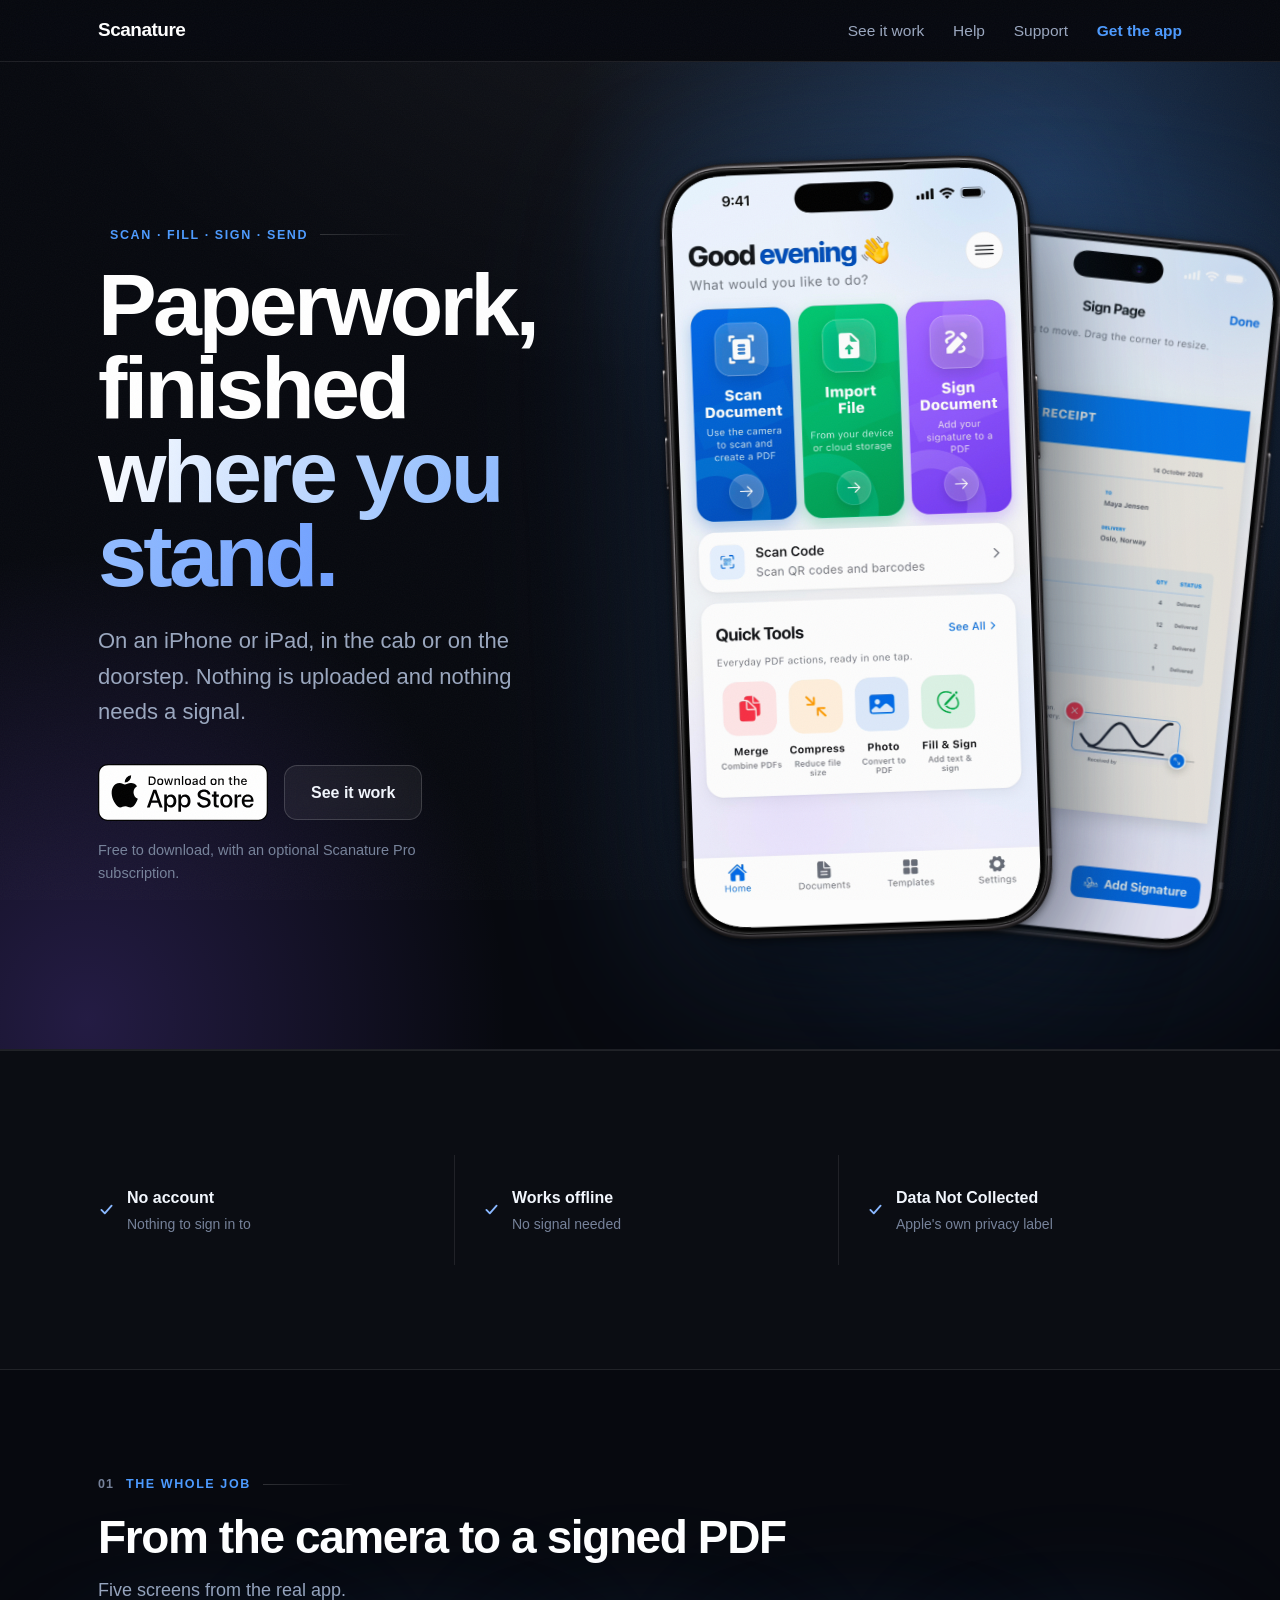
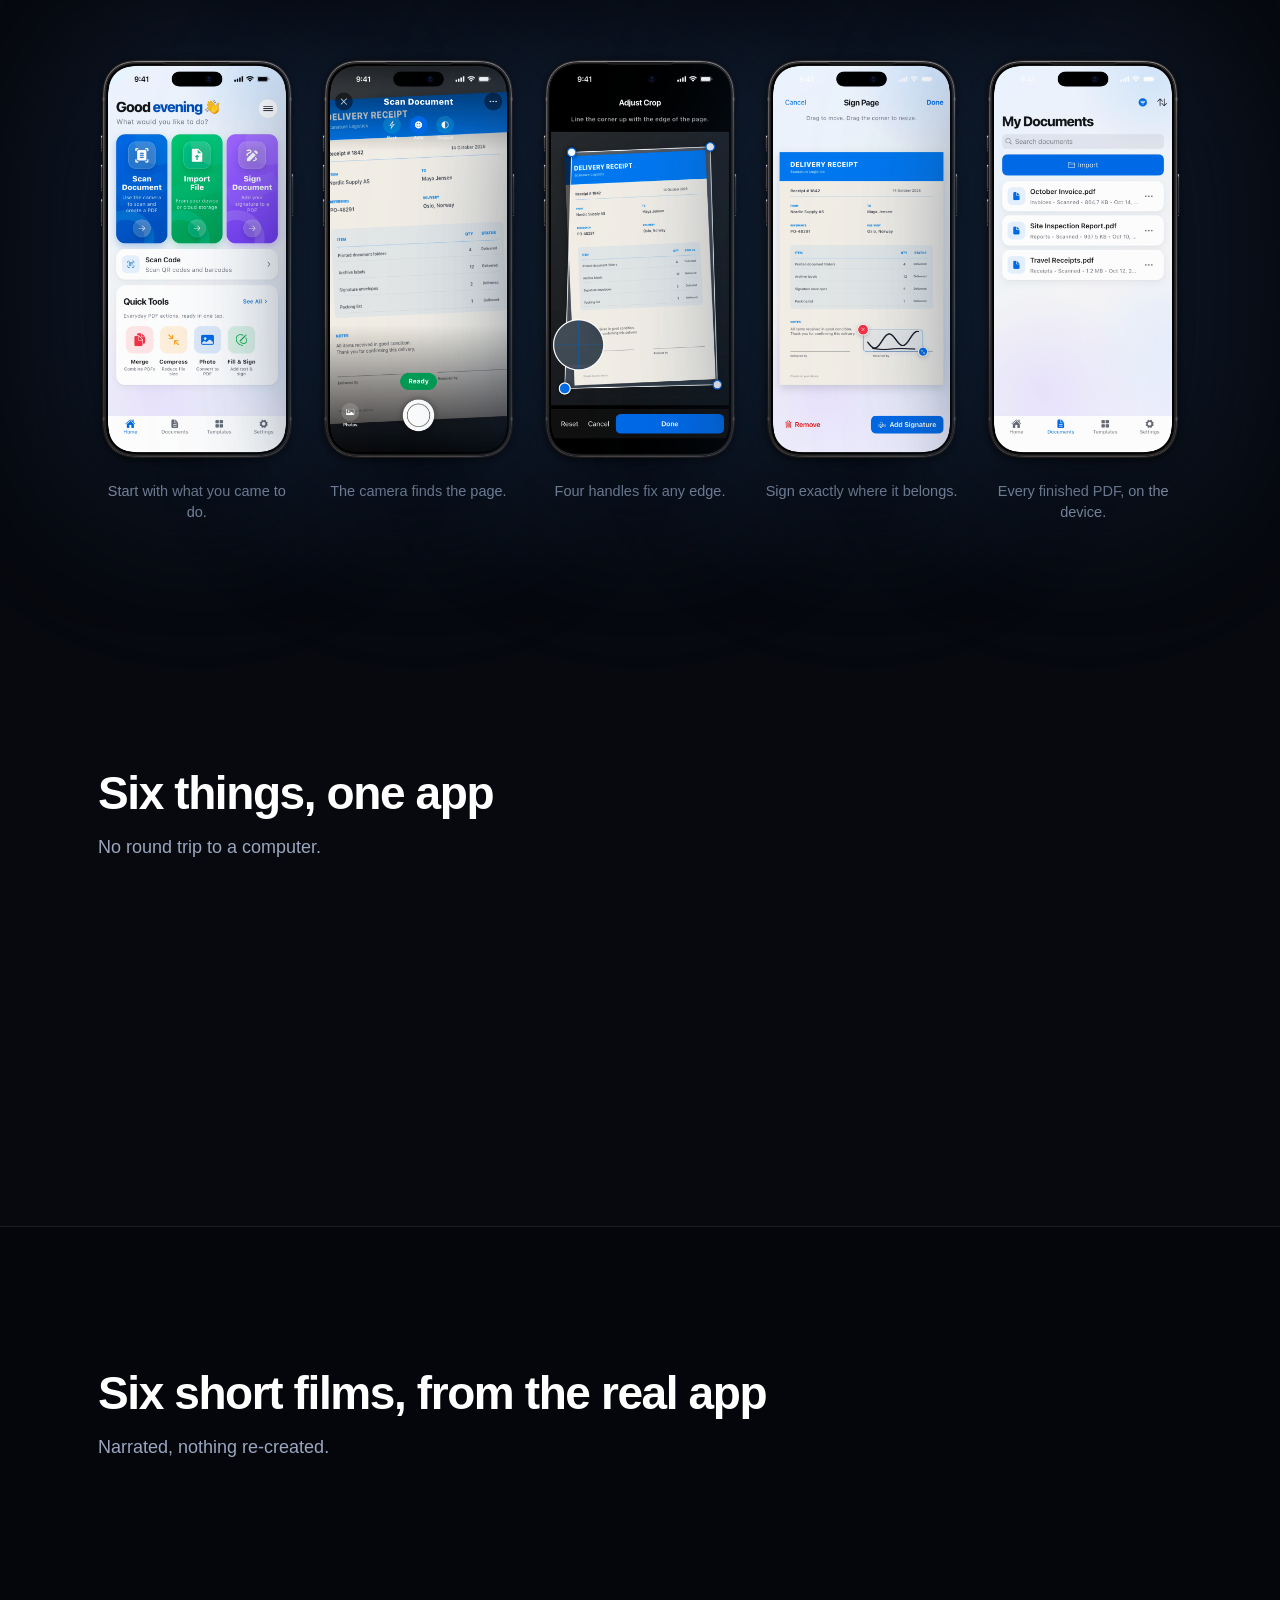
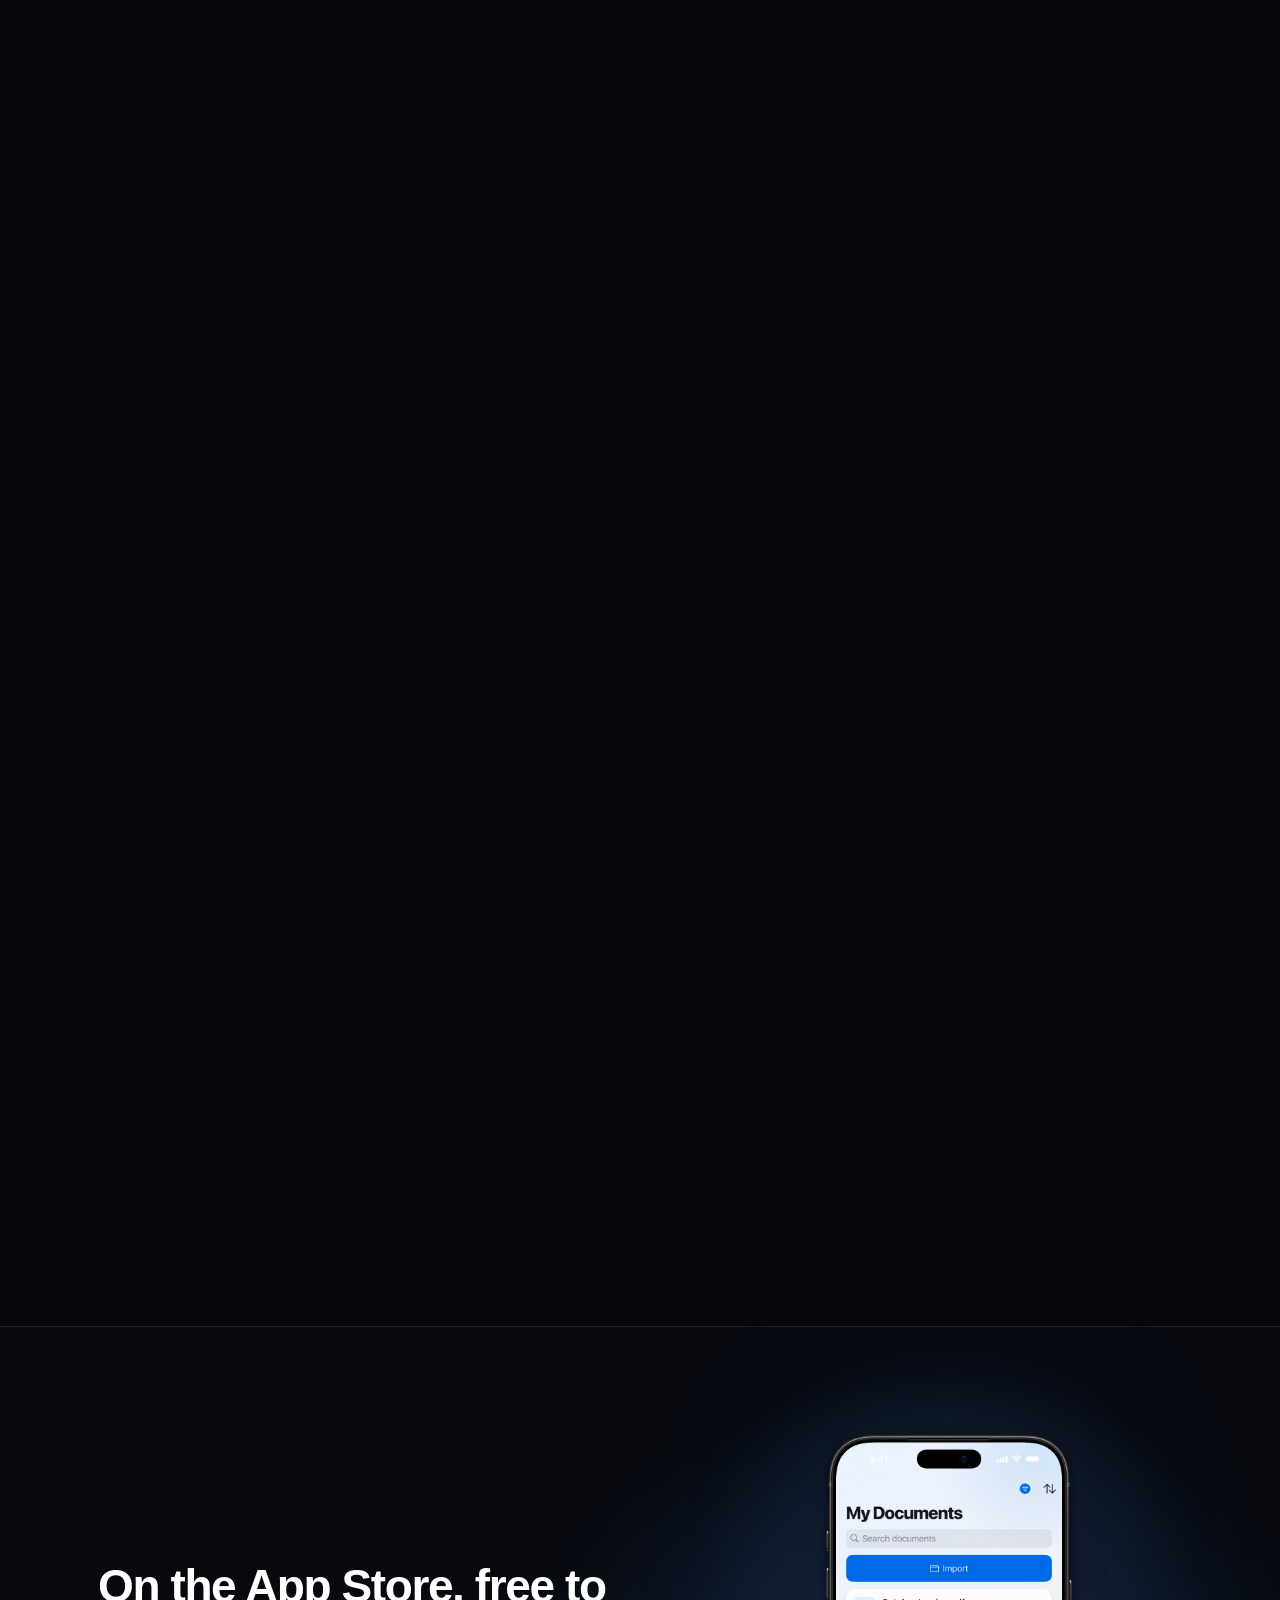
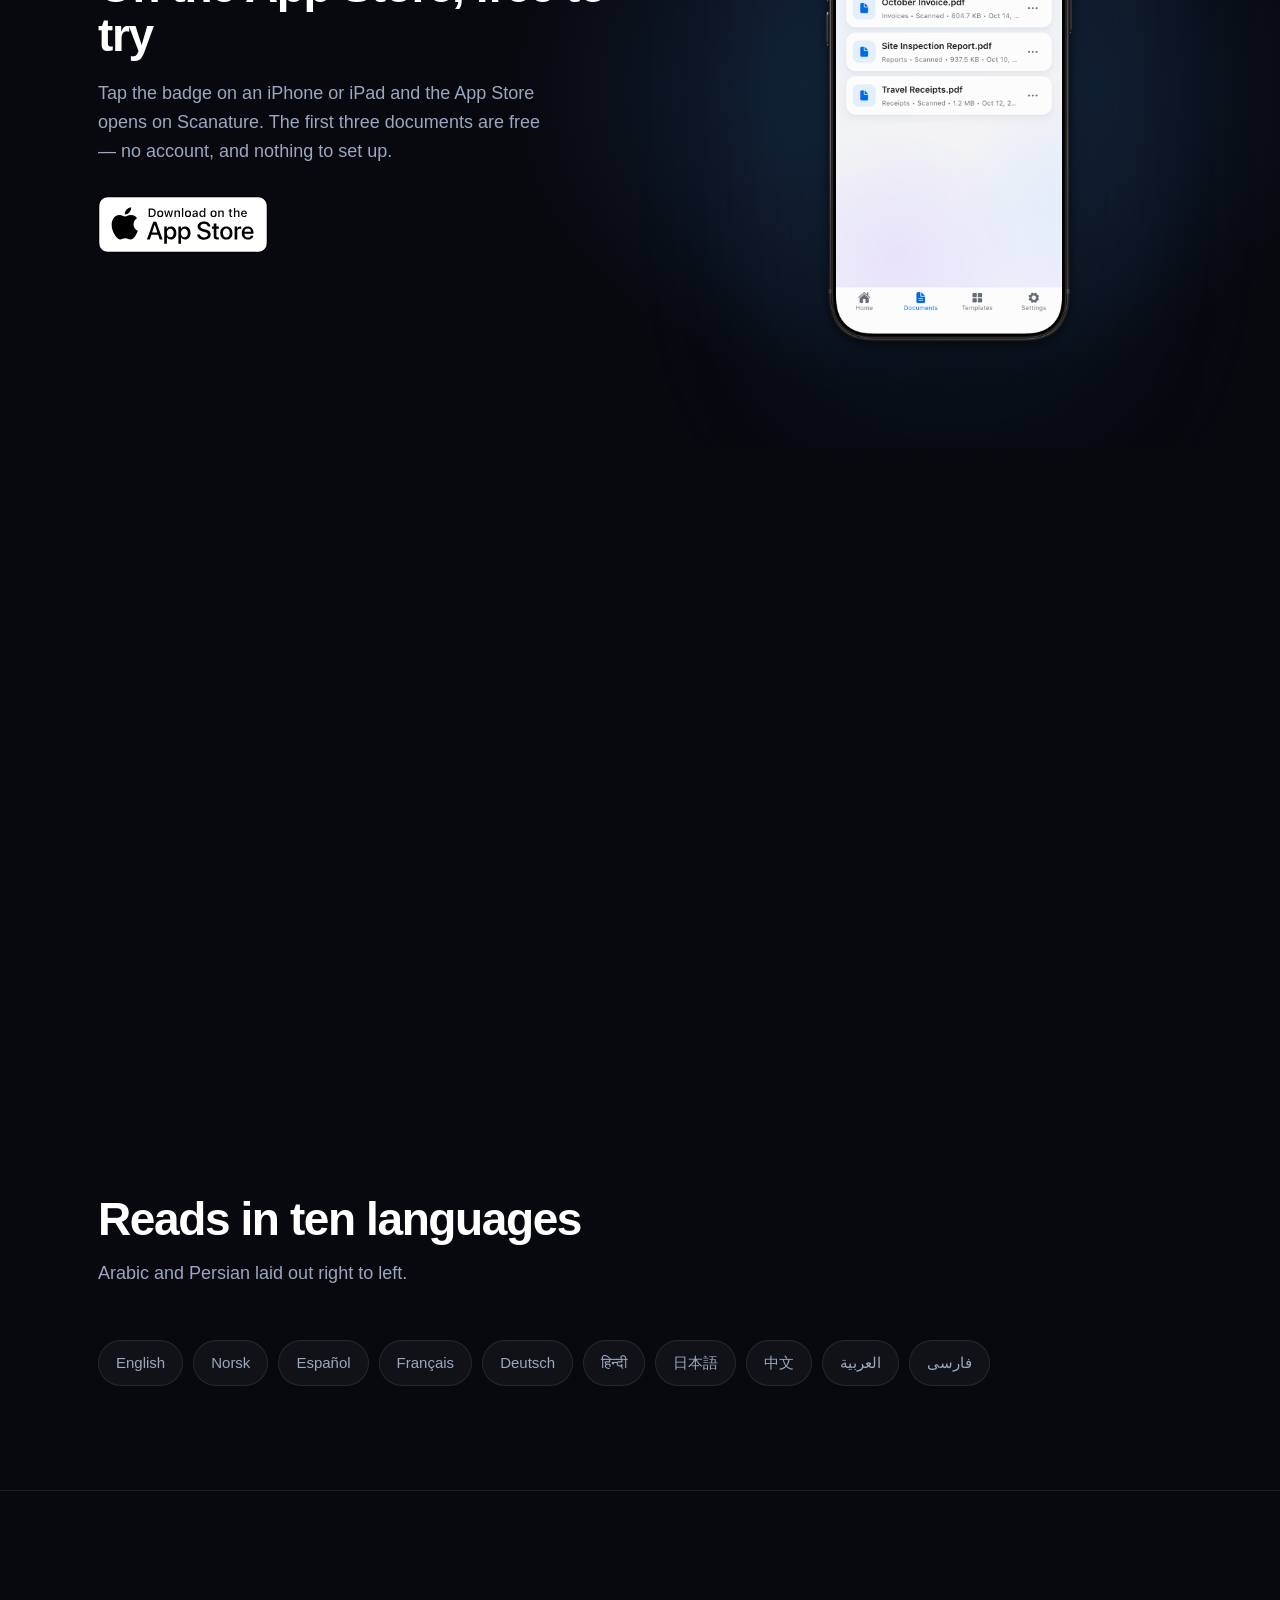
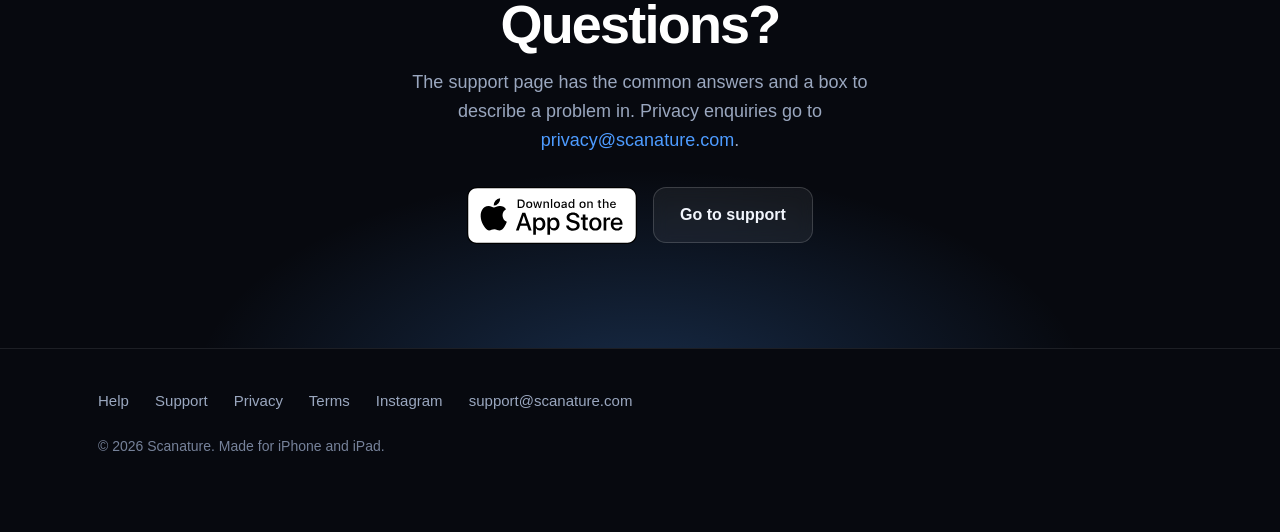
<file: index.html>
<!doctype html>
<html lang="en">
  <head>
    <meta charset="utf-8">
    <meta name="viewport" content="width=device-width, initial-scale=1">
    <meta name="description" content="Scanature scans, fills, signs and shares PDF documents on iPhone and iPad. Everything stays on your device.">
    <meta name="theme-color" content="#07090f">
    <meta property="og:title" content="Scanature — paperwork, finished where you stand">
    <meta property="og:description" content="Scan it, fill it in, sign it, send it. Everything stays on your device.">
    <meta property="og:type" content="website">
    <meta property="og:url" content="https://scanature.com/">
    <meta property="og:image" content="https://scanature.com/images/framed/1-home.png">
    <title>Scanature — Scan &amp; Sign PDF</title>
    <style>
      :root {
        color-scheme: dark;
        --accent: #4d9bff;
        --accent-soft: #8ab8ff;
        --ink: #f2f6fd;
        --muted: #9aa7bf;
        --dim: #76829a;
        --base: #07090f;
        --panel: #10141f;
        --line: rgba(255, 255, 255, 0.09);
        --line-strong: rgba(255, 255, 255, 0.16);
        /* One glow for every device on the page. Light appears to come from
           behind the phone, which is what lifts a product shot off a dark
           background instead of letting it sink into it. */
        --lift: drop-shadow(0 2px 4px rgba(0, 0, 0, 0.55))
                drop-shadow(0 34px 60px rgba(0, 0, 0, 0.65))
                drop-shadow(0 0 70px rgba(77, 155, 255, 0.22));
      }
      * { box-sizing: border-box; }
      html { scroll-behavior: smooth; }
      @media (prefers-reduced-motion: reduce) {
        html { scroll-behavior: auto; }
        * { transition: none !important; animation: none !important; }
        .js .reveal { opacity: 1 !important; transform: none !important; }
      }
      body {
        font: 17px/1.62 -apple-system, BlinkMacSystemFont, "SF Pro Text", "Segoe UI", Roboto, sans-serif;
        margin: 0;
        color: var(--ink);
        background: var(--base);
        -webkit-font-smoothing: antialiased;
        overflow-x: hidden;
      }
      /* A very fine grain over everything. Flat dark backgrounds band on cheap
         screens; grain hides it and reads as texture rather than noise. */
      body::after {
        content: ""; position: fixed; inset: 0; z-index: 50; pointer-events: none;
        opacity: 0.035;
        background-image: url("data:image/svg+xml,%3Csvg xmlns='http://www.w3.org/2000/svg' width='160' height='160'%3E%3Cfilter id='n'%3E%3CfeTurbulence type='fractalNoise' baseFrequency='0.85' numOctaves='3'/%3E%3C/filter%3E%3Crect width='160' height='160' filter='url(%23n)'/%3E%3C/svg%3E");
      }
      .wrap { max-width: 1140px; margin: 0 auto; padding: 0 28px; position: relative; z-index: 1; }
      a { color: var(--accent); text-decoration: none; }
      a:hover { text-decoration: underline; }
      :focus-visible { outline: 2px solid var(--accent); outline-offset: 3px; border-radius: 6px; }


      /* Safari on iPhone floats its toolbar over the bottom of the page and lands on
         whatever is last — on the support page, the Send button. Leave it room, but
         only where that toolbar exists: on a desktop it is just an empty screen of
         black under the footer. */
      @media (max-width: 820px) {
        body { padding-bottom: calc(76px + env(safe-area-inset-bottom, 0px)); }
      }

      /* ---------- header ---------- */
      header.site {
        position: sticky; top: 0; z-index: 20;
        padding: 15px 0;
        background: rgba(7, 9, 15, 0.72);
        backdrop-filter: saturate(170%) blur(18px);
        border-bottom: 1px solid var(--line);
      }
      header.site .wrap { display: flex; align-items: center; justify-content: space-between; gap: 16px; }
      .wordmark { font-size: 19px; font-weight: 700; letter-spacing: -0.5px; color: #fff; }
      .wordmark:hover { text-decoration: none; }
      nav a { margin-left: 24px; font-size: 15.5px; color: var(--muted); }
      nav a:hover { color: #fff; text-decoration: none; }
      .nav-get { color: var(--accent) !important; font-weight: 600; }

      /* ---------- shared ---------- */
      section { padding: 104px 0; position: relative; }
      .eyebrow {
        display: flex; align-items: center; gap: 12px;
        font-size: 12.5px; font-weight: 700;
        letter-spacing: 1.6px; text-transform: uppercase;
        color: var(--accent); margin: 0 0 18px;
      }
      .eyebrow::before {
        content: attr(data-n); color: var(--dim); letter-spacing: 1px;
      }
      .eyebrow::after {
        content: ""; flex: 1; max-width: 90px; height: 1px;
        background: linear-gradient(90deg, var(--line-strong), transparent);
      }
      h2 {
        font-size: clamp(30px, 4.4vw, 46px); letter-spacing: -1.4px;
        line-height: 1.08; margin: 0 0 14px; color: #fff;
      }
      .section-lede { color: var(--muted); margin: 0 0 52px; max-width: 50ch; font-size: 18px; }
      .badge-link { display: inline-block; line-height: 0; transition: transform .2s ease, filter .2s ease; }
      .badge-link:hover { transform: translateY(-2px); filter: brightness(1.08); }
      .badge-link img { width: 170px; height: auto; }
      .button {
        display: inline-block; padding: 14px 26px; border-radius: 13px;
        font-weight: 600; font-size: 16px; color: var(--ink);
        background: rgba(255, 255, 255, 0.06);
        border: 1px solid var(--line-strong);
        backdrop-filter: blur(8px);
        transition: background .2s ease, transform .2s ease;
      }
      .button:hover { background: rgba(255, 255, 255, 0.12); text-decoration: none; transform: translateY(-1px); }
      .cta { display: flex; flex-wrap: wrap; gap: 16px; align-items: center; }

      /* ---------- the device ----------
         Apple's own iPhone 18 Pro Max artwork, with the screenshot already
         inside it. The page used to draw its own phone — a rounded rectangle
         with a pill for a notch — which read as a drawing, not a device. */
      .device { display: block; width: 100%; height: auto; filter: var(--lift); }

      /* ---------- hero ---------- */
      .hero { overflow: hidden; padding: 0; border-bottom: 1px solid var(--line); }
      .hero::before {
        content: ""; position: absolute; inset: -20% -10% auto -10%; height: 150%;
        background:
          radial-gradient(44% 48% at 76% 22%, rgba(77, 155, 255, 0.30) 0%, rgba(77, 155, 255, 0) 70%),
          radial-gradient(38% 44% at 14% 78%, rgba(138, 94, 255, 0.22) 0%, rgba(138, 94, 255, 0) 72%),
          radial-gradient(60% 50% at 50% 0%, rgba(255, 255, 255, 0.06) 0%, rgba(255, 255, 255, 0) 70%);
        pointer-events: none;
      }
      .hero .wrap {
        display: grid; grid-template-columns: 1.02fr 0.98fr; gap: 24px;
        align-items: center; padding-top: 92px; padding-bottom: 92px;
      }
      .hero h1 {
        font-size: clamp(42px, 7.4vw, 88px); line-height: 0.95;
        letter-spacing: -3.6px; margin: 0 0 26px; max-width: 12ch; color: #fff;
      }
      /* The last line carries the light, so the eye lands where the sentence
         resolves rather than where it starts. */
      .hero h1 em {
        font-style: normal;
        background: linear-gradient(104deg, #ffffff 0%, #9cc4ff 52%, #6f9fff 100%);
        -webkit-background-clip: text; background-clip: text; color: transparent;
      }
      .hero p.lede { font-size: clamp(18px, 2vw, 22px); color: var(--muted); margin: 0 0 34px; max-width: 34ch; }
      .hero-note { font-size: 14.5px; color: var(--dim); margin: 18px 0 0; max-width: 42ch; }

      /* Two phones, running off the right edge. A product shot that the frame
         cannot quite contain reads as bigger than the page; one kept politely
         inside reads as a thumbnail. */
      .hero-shot { position: relative; justify-self: stretch; width: 128%; margin-right: -28%; padding: 8px 0; }
      .hero-shot .spacer { display: block; width: 58%; height: auto; visibility: hidden; }
      .hero-shot .back, .hero-shot .front { position: absolute; top: 0; }
      .hero-shot .back { width: 53%; left: 37%; top: 9%; transform: rotate(6deg); opacity: 0.95; }
      .hero-shot .front { width: 58%; left: 0; transform: rotate(-2deg); }

      /* A thin band of facts, hairline-separated, instead of three chips
         competing with the one button that matters. */
      .facts { border-top: 1px solid var(--line); border-bottom: 1px solid var(--line); background: rgba(255,255,255,0.015); }
      .facts .wrap { display: grid; grid-template-columns: repeat(3, 1fr); padding: 0; }
      .facts div {
        padding: 30px 28px; border-left: 1px solid var(--line);
        display: flex; align-items: center; gap: 12px;
        font-size: 16px; font-weight: 600; color: var(--ink);
      }
      .facts div:first-child { border-left: 0; }
      .facts small { display: block; font-weight: 400; font-size: 14px; color: var(--dim); margin-top: 2px; }
      .facts svg { flex: none; }

      /* ---------- the screens band ---------- */
      .screens { display: grid; grid-template-columns: repeat(5, minmax(0, 1fr)); gap: 24px; align-items: start; }
      .screens figure { margin: 0; }
      .screens figcaption { margin-top: 20px; font-size: 14.5px; line-height: 1.45; color: var(--muted); text-align: center; }

      /* ---------- what it does ---------- */
      .does { display: grid; grid-template-columns: repeat(3, minmax(0, 1fr)); gap: 16px; }
      .does div.card {
        display: flex; align-items: center; gap: 15px;
        padding: 20px 22px; border-radius: 18px;
        /* A hairline of light along the top edge, as if lit from above. */
        background:
          linear-gradient(180deg, rgba(255, 255, 255, 0.07) 0%, rgba(255, 255, 255, 0.02) 42%),
          var(--panel);
        border: 1px solid var(--line);
      }
      .chip {
        flex: none; width: 44px; height: 44px; border-radius: 13px;
        display: grid; place-items: center;
        background: linear-gradient(160deg, rgba(77, 155, 255, 0.26) 0%, rgba(77, 155, 255, 0.08) 100%);
        border: 1px solid rgba(124, 178, 255, 0.22);
      }
      .does b { display: block; font-size: 16.5px; letter-spacing: -0.2px; color: #fff; }
      .does span { color: var(--muted); font-weight: 400; font-size: 14.5px; }

      /* ---------- videos ---------- */
      .night { border-top: 1px solid var(--line); border-bottom: 1px solid var(--line); background: #04060b; }
      .tour-grid { display: grid; grid-template-columns: repeat(2, minmax(0, 1fr)); gap: 40px 32px; }
      .tour-card { margin: 0; }
      .frame {
        border-radius: 20px; overflow: hidden; background: #02040a;
        border: 1px solid var(--line);
        box-shadow: 0 30px 70px rgba(0, 0, 0, 0.6);
      }
      .frame video { display: block; width: 100%; height: auto; }
      .tour-card h3 { margin: 20px 0 6px; font-size: 19.5px; letter-spacing: -0.4px; color: #fff; }
      .tour-card p { margin: 0; color: var(--muted); font-size: 15.5px; }
      .tour-card .note { margin-top: 8px; font-size: 13.5px; color: var(--dim); }

      /* ---------- get the app ---------- */
      .get { overflow: hidden; }
      .get::before {
        content: ""; position: absolute; inset: 0;
        background: radial-gradient(44% 60% at 72% 50%, rgba(77, 155, 255, 0.20) 0%, rgba(77, 155, 255, 0) 72%);
        pointer-events: none;
      }
      .get .wrap { display: grid; grid-template-columns: 1.1fr 0.9fr; gap: 48px; align-items: center; }
      .get h2 { margin-bottom: 18px; }
      .get p { color: var(--muted); margin: 0 0 30px; max-width: 46ch; font-size: 18px; }
      .get-shot { justify-self: center; width: 100%; max-width: 252px; }

      /* ---------- privacy ---------- */
      .privacy {
        background:
          linear-gradient(180deg, rgba(255, 255, 255, 0.07) 0%, rgba(255, 255, 255, 0.015) 40%),
          var(--panel);
        border: 1px solid var(--line); border-radius: 26px;
        padding: 52px; max-width: 800px;
      }
      .pill {
        display: inline-flex; align-items: center; gap: 8px;
        padding: 8px 14px; border-radius: 999px;
        background: rgba(77, 155, 255, 0.12);
        border: 1px solid rgba(124, 178, 255, 0.28);
        font-size: 13.5px; font-weight: 700; color: var(--accent-soft);
        margin-bottom: 22px; letter-spacing: 0.2px;
      }
      .privacy h2 { margin-bottom: 18px; }
      .privacy p { margin: 0; color: var(--muted); max-width: 50ch; }
      .privacy strong { color: #fff; }

      /* ---------- languages ---------- */
      .langs { list-style: none; display: flex; flex-wrap: wrap; gap: 10px; padding: 0; margin: 0; }
      .langs li {
        padding: 10px 17px; border-radius: 999px;
        border: 1px solid var(--line); background: rgba(255, 255, 255, 0.04);
        font-size: 15px; color: var(--muted);
      }

      /* ---------- closing ---------- */
      .closing { overflow: hidden; border-top: 1px solid var(--line); }
      .closing::before {
        content: ""; position: absolute; inset: 0;
        background: radial-gradient(50% 70% at 50% 110%, rgba(77, 155, 255, 0.24) 0%, rgba(77, 155, 255, 0) 70%);
        pointer-events: none;
      }
      .closing .wrap { text-align: center; }
      .closing h2 { font-size: clamp(32px, 5vw, 54px); letter-spacing: -1.8px; }
      .closing .section-lede { margin-left: auto; margin-right: auto; margin-bottom: 32px; }
      .closing .cta { justify-content: center; }

      /* ---------- footer ---------- */
      footer.site { border-top: 1px solid var(--line); padding: 40px 0 60px; color: var(--dim); font-size: 15px; }
      footer.site a { color: var(--muted); margin-right: 22px; }
      footer.site a:hover { color: #fff; }
      footer .legal { margin-top: 22px; font-size: 14px; }

      /* ---------- arrival ---------- */
      /* Only hidden when scripting is there to bring it back. Without the
         class on <html> every section is simply visible, so a failed script or
         a reader with JavaScript off still gets the whole page. */
      .js .reveal { opacity: 0; transform: translateY(18px); transition: opacity .7s ease, transform .7s ease; }
      .js .reveal.seen { opacity: 1; transform: none; }

      /* ---------- narrower screens ---------- */
      @media (max-width: 980px) {
        section { padding: 76px 0; }
        .hero .wrap { grid-template-columns: 1fr; gap: 42px; padding-top: 58px; padding-bottom: 58px; }
        .hero h1, .hero p.lede, .hero-note { max-width: none; }
        .hero-shot { width: 100%; margin-right: 0; max-width: 380px; justify-self: center; }
        .hero-shot .front { transform: none; }
        .facts .wrap { grid-template-columns: 1fr; }
        .facts div { border-left: 0; border-top: 1px solid var(--line); padding: 22px 28px; }
        .facts div:first-child { border-top: 0; }
        .get .wrap { grid-template-columns: 1fr; gap: 36px; }
        .get-shot { max-width: 224px; order: -1; }
        .does { grid-template-columns: repeat(2, minmax(0, 1fr)); }
        .tour-grid { grid-template-columns: 1fr; gap: 34px; }
        /* Five phones will not fit, so they slide instead of shrinking to
           nothing. The gutter is kept so the first one is not glued to the
           edge of the screen. */
        .screens {
          grid-template-columns: none; grid-auto-flow: column; grid-auto-columns: 60%;
          overflow-x: auto; scroll-snap-type: x mandatory; -webkit-overflow-scrolling: touch;
          padding-bottom: 14px; margin: 0 -28px; padding-left: 28px; padding-right: 28px;
        }
        .screens figure { scroll-snap-align: center; }
        nav a.hide-small { display: none; }
      }
      @media (max-width: 620px) {
        body { font-size: 16px; }
        section { padding: 58px 0; }
        .wrap { padding: 0 20px; }
        .section-lede { margin-bottom: 34px; font-size: 16.5px; }
        .does { grid-template-columns: 1fr; }
        .screens { grid-auto-columns: 74%; margin: 0 -20px; padding-left: 20px; padding-right: 20px; }
        .privacy { padding: 30px; border-radius: 20px; }
        nav a { margin-left: 15px; font-size: 14.5px; }
      }
    </style>
    <script>document.documentElement.className += ' js';</script>
  </head>
  <body>
    <header class="site">
      <div class="wrap">
        <a class="wordmark" href="./">Scanature</a>
        <nav>
          <a href="#tour">See it work</a>
          <a class="hide-small" href="help.html">Help</a>
          <a class="hide-small" href="support.html">Support</a>
          <a class="nav-get" href="#get">Get the app</a>
        </nav>
      </div>
    </header>

    <main>
      <section class="hero">
        <div class="wrap">
          <div class="hero-copy">
            <span class="reveal eyebrow" data-n="">Scan · Fill · Sign · Send</span>
            <h1>Paperwork, finished <em>where you stand.</em></h1>
            <p class="lede">
              On an iPhone or iPad, in the cab or on the doorstep. Nothing is
              uploaded and nothing needs a signal.
            </p>
            <div class="cta">
              <a class="badge-link" href="https://apps.apple.com/app/id6797938048">
                <img src="images/app-store-badge-white.svg" width="168" height="56" alt="Download Scanature on the App Store">
              </a>
              <a class="button" href="#tour">See it work</a>
            </div>
            <p class="hero-note">
              Free to download, with an optional Scanature Pro subscription.
            </p>
          </div>
          <div class="hero-shot">
            <img class="device back" src="images/framed/4-sign.png" width="735" height="1500"
                 alt="A signature placed on the signature line of a scanned document.">
            <img class="device front" src="images/framed/1-home.png" width="735" height="1500"
                 alt="The Scanature home screen, with Scan Document, Import File and Sign Document.">
            <img class="spacer" src="images/framed/1-home.png" width="735" height="1500" alt="" aria-hidden="true">
          </div>
        </div>
      </section>


      <section class="facts">
        <div class="wrap">
          <div><svg width="17" height="17" viewBox="0 0 20 20" fill="none" aria-hidden="true"><path d="M4 10.5l4 4 8-9" stroke="#8ab8ff" stroke-width="2.2" stroke-linecap="round" stroke-linejoin="round"/></svg><span>No account<small>Nothing to sign in to</small></span></div>
          <div><svg width="17" height="17" viewBox="0 0 20 20" fill="none" aria-hidden="true"><path d="M4 10.5l4 4 8-9" stroke="#8ab8ff" stroke-width="2.2" stroke-linecap="round" stroke-linejoin="round"/></svg><span>Works offline<small>No signal needed</small></span></div>
          <div><svg width="17" height="17" viewBox="0 0 20 20" fill="none" aria-hidden="true"><path d="M4 10.5l4 4 8-9" stroke="#8ab8ff" stroke-width="2.2" stroke-linecap="round" stroke-linejoin="round"/></svg><span>Data Not Collected<small>Apple's own privacy label</small></span></div>
        </div>
      </section>

      <section id="screens">
        <div class="wrap">
          <span class="reveal eyebrow" data-n="01">The whole job</span>
          <h2>From the camera to a signed PDF</h2>
          <p class="section-lede">Five screens from the real app.</p>
          <div class="reveal screens">
            <figure>
              <img class="device" src="images/framed/1-home.png" width="735" height="1500" loading="lazy"
                   alt="The Scanature home screen, with Scan Document, Import File and Sign Document.">
              <figcaption>Start with what you came to do.</figcaption>
            </figure>
            <figure>
              <img class="device" src="images/framed/2-scan.png" width="735" height="1500" loading="lazy"
                   alt="Scanature guiding the user while a document is framed in the camera.">
              <figcaption>The camera finds the page.</figcaption>
            </figure>
            <figure>
              <img class="device" src="images/framed/3-crop.png" width="735" height="1500" loading="lazy"
                   alt="The Adjust Crop screen with four corner handles around a document.">
              <figcaption>Four handles fix any edge.</figcaption>
            </figure>
            <figure>
              <img class="device" src="images/framed/4-sign.png" width="735" height="1500" loading="lazy"
                   alt="A signature placed on the signature line of a scanned document.">
              <figcaption>Sign exactly where it belongs.</figcaption>
            </figure>
            <figure>
              <img class="device" src="images/framed/5-documents.png" width="735" height="1500" loading="lazy"
                   alt="My Documents showing organized scanned and edited PDFs.">
              <figcaption>Every finished PDF, on the device.</figcaption>
            </figure>
          </div>
        </div>
      </section>

      <section id="why-scanature">
        <div class="wrap">
          <span class="reveal eyebrow" data-n="02">What it does</span>
          <h2>Six things, one app</h2>
          <p class="section-lede">No round trip to a computer.</p>
          <div class="reveal does">
            <div class="card">
              <span class="chip"><svg width="21" height="21" viewBox="0 0 24 24" fill="none" aria-hidden="true"><path d="M3 8V5.5A2.5 2.5 0 015.5 3H8M16 3h2.5A2.5 2.5 0 0121 5.5V8M21 16v2.5a2.5 2.5 0 01-2.5 2.5H16M8 21H5.5A2.5 2.5 0 013 18.5V16" stroke="#8ab8ff" stroke-width="1.9" stroke-linecap="round"/><path d="M7 12h10" stroke="#8ab8ff" stroke-width="1.9" stroke-linecap="round"/></svg></span>
              <div><b>Scan</b><span>Captures by itself, four filters</span></div>
            </div>
            <div class="card">
              <span class="chip"><svg width="21" height="21" viewBox="0 0 24 24" fill="none" aria-hidden="true"><path d="M3 17.3c2.8.7 4.1-4.8 6-4.8 1.6 0 1.2 3.9 2.9 3.9 2 0 2.6-7.5 4.3-7.5 1.2 0 1.5 2.9 3.6 2.9" stroke="#8ab8ff" stroke-width="1.9" stroke-linecap="round" stroke-linejoin="round"/></svg></span>
              <div><b>Sign</b><span>Finger or Apple Pencil, saved</span></div>
            </div>
            <div class="card">
              <span class="chip"><svg width="21" height="21" viewBox="0 0 24 24" fill="none" aria-hidden="true"><rect x="4" y="3" width="16" height="18" rx="2.4" stroke="#8ab8ff" stroke-width="1.9"/><path d="M8 8h8M8 12h8M8 16h4" stroke="#8ab8ff" stroke-width="1.9" stroke-linecap="round"/></svg></span>
              <div><b>Forms</b><span>Ten, ready to fill in</span></div>
            </div>
            <div class="card">
              <span class="chip"><svg width="21" height="21" viewBox="0 0 24 24" fill="none" aria-hidden="true"><path d="M16.5 3.5a2.1 2.1 0 013 3L8 18l-4 1 1-4 11.5-11.5z" stroke="#8ab8ff" stroke-width="1.9" stroke-linejoin="round"/></svg></span>
              <div><b>Edit</b><span>Text, images, drawings, highlights</span></div>
            </div>
            <div class="card">
              <span class="chip"><svg width="21" height="21" viewBox="0 0 24 24" fill="none" aria-hidden="true"><circle cx="11" cy="11" r="7" stroke="#8ab8ff" stroke-width="1.9"/><path d="M16.5 16.5L21 21" stroke="#8ab8ff" stroke-width="1.9" stroke-linecap="round"/></svg></span>
              <div><b>Read</b><span>Searchable text, QR and barcodes</span></div>
            </div>
            <div class="card">
              <span class="chip"><svg width="21" height="21" viewBox="0 0 24 24" fill="none" aria-hidden="true"><path d="M12 16V4m0 0L8 8m4-4l4 4" stroke="#8ab8ff" stroke-width="1.9" stroke-linecap="round" stroke-linejoin="round"/><path d="M4 15v3.5A2.5 2.5 0 006.5 21h11a2.5 2.5 0 002.5-2.5V15" stroke="#8ab8ff" stroke-width="1.9" stroke-linecap="round"/></svg></span>
              <div><b>Send</b><span>Mail, Messages or Files</span></div>
            </div>
          </div>
        </div>
      </section>

      <section class="night" id="tour">
        <div class="wrap">
          <span class="reveal eyebrow" data-n="03">See it work</span>
          <h2>Six short films, from the real app</h2>
          <p class="section-lede">Narrated, nothing re-created.</p>
          <div class="reveal tour-grid">
            <article class="tour-card">
              <div class="frame">
                <video controls playsinline preload="metadata"
                       poster="video/scan-review-poster.jpg" width="1920" height="1080">
                  <source src="video/scan-review.mp4" type="video/mp4">
                  <a href="video/scan-review.mp4">Download the scan and review video</a>.
                </video>
              </div>
              <h3>Scan and review</h3>
              <p>Follow the live guidance, capture the page, check the result.</p>
              <p class="note">15 seconds · <a href="video/scan-review-transcript.txt">Transcript</a></p>
            </article>
            <article class="tour-card">
              <div class="frame">
                <video controls playsinline preload="metadata"
                       poster="video/crop-enhance-poster.jpg" width="1920" height="1080">
                  <source src="video/crop-enhance.mp4" type="video/mp4">
                  <a href="video/crop-enhance.mp4">Download the crop and enhance video</a>.
                </video>
              </div>
              <h3>Crop and enhance</h3>
              <p>Line up the four corners, then choose a clean document finish.</p>
              <p class="note">14 seconds · <a href="video/crop-enhance-transcript.txt">Transcript</a></p>
            </article>
            <article class="tour-card">
              <div class="frame">
                <video controls playsinline preload="metadata"
                       poster="video/sign-document-poster.jpg" width="1920" height="1080">
                  <source src="video/sign-document.mp4" type="video/mp4">
                  <a href="video/sign-document.mp4">Download the signing video</a>.
                </video>
              </div>
              <h3>Sign on the page</h3>
              <p>Use a saved signature, place it, and make it fit the document.</p>
              <p class="note">12 seconds · <a href="video/sign-document-transcript.txt">Transcript</a></p>
            </article>
            <article class="tour-card">
              <div class="frame">
                <video controls playsinline preload="metadata"
                       poster="video/share-save-poster.jpg" width="1920" height="1080">
                  <source src="video/share-save.mp4" type="video/mp4">
                  <a href="video/share-save.mp4">Download the share and save video</a>.
                </video>
              </div>
              <h3>Share or save</h3>
              <p>Send the completed PDF, or keep it in My Documents for later.</p>
              <p class="note">13 seconds · <a href="video/share-save-transcript.txt">Transcript</a></p>
            </article>
            <article class="tour-card">
              <div class="frame">
                <video controls playsinline preload="metadata"
                       poster="video/ready-made-forms-poster.jpg" width="1920" height="1080">
                  <source src="video/ready-made-forms.mp4" type="video/mp4">
                  <a href="video/ready-made-forms.mp4">Download the ready-made forms video</a>.
                </video>
              </div>
              <h3>Start from a template</h3>
              <p>Browse clean, fillable forms for everyday and business paperwork.</p>
              <p class="note">14 seconds · <a href="video/ready-made-forms-transcript.txt">Transcript</a></p>
            </article>
            <article class="tour-card">
              <div class="frame">
                <video controls playsinline preload="metadata"
                       poster="video/document-library-poster.jpg" width="1920" height="1080">
                  <source src="video/document-library.mp4" type="video/mp4">
                  <a href="video/document-library.mp4">Download the document library video</a>.
                </video>
              </div>
              <h3>Keep PDFs organized</h3>
              <p>Filter and sort finished documents in a private on-device library.</p>
              <p class="note">14 seconds · <a href="video/document-library-transcript.txt">Transcript</a></p>
            </article>
          </div>
        </div>
      </section>

      <section class="get" id="get">
        <div class="wrap">
          <div>
            <span class="reveal eyebrow" data-n="04">Get the app</span>
            <h2>On the App&nbsp;Store, free to try</h2>
            <p>
              Tap the badge on an iPhone or iPad and the App Store opens on
              Scanature. The first three documents are free — no account, and
              nothing to set up.
            </p>
            <div class="cta">
              <a class="badge-link" href="https://apps.apple.com/app/id6797938048">
                <img src="images/app-store-badge-white.svg" width="168" height="56" alt="Download Scanature on the App Store">
              </a>
            </div>
          </div>
          <div class="get-shot">
            <img class="device" src="images/framed/5-documents.png" width="735" height="1500" loading="lazy"
                 alt="My Documents showing organized scanned and edited PDFs.">
          </div>
        </div>
      </section>

      <section>
        <div class="wrap">
          <div class="reveal privacy">
            <span class="pill">
              <svg width="15" height="15" viewBox="0 0 20 20" fill="none" aria-hidden="true">
                <path d="M10 2.6l5.6 2.1v4.6c0 3.4-2.3 6.4-5.6 7.7-3.3-1.3-5.6-4.3-5.6-7.7V4.7L10 2.6z" stroke="#8ab8ff" stroke-width="1.7" stroke-linejoin="round"/>
              </svg>
              Data Not Collected
            </span>
            <h2>Your documents never leave your device</h2>
            <p>
              No account, no sign-in, nothing uploaded. Scanning, signing and
              text recognition all run on the device, which is why none of it
              needs a connection — and why the App Store privacy label for
              Scanature reads <strong>Data Not Collected</strong>.
            </p>
          </div>
        </div>
      </section>

      <section>
        <div class="wrap">
          <span class="reveal eyebrow" data-n="05">Languages</span>
          <h2>Reads in ten languages</h2>
          <p class="section-lede">Arabic and Persian laid out right to left.</p>
          <ul class="reveal langs">
            <li>English</li><li>Norsk</li><li>Español</li><li>Français</li>
            <li>Deutsch</li><li>हिन्दी</li><li>日本語</li><li>中文</li>
            <li>العربية</li><li>فارسی</li>
          </ul>
        </div>
      </section>

      <section class="closing">
        <div class="wrap">
          <h2>Questions?</h2>
          <p class="section-lede">
            The support page has the common answers and a box to describe a
            problem in. Privacy enquiries go to
            <a href="mailto:privacy@scanature.com">privacy@scanature.com</a>.
          </p>
          <div class="cta">
            <a class="badge-link" href="https://apps.apple.com/app/id6797938048">
              <img src="images/app-store-badge-white.svg" width="168" height="56" alt="Download Scanature on the App Store">
            </a>
            <a class="button" href="support.html">Go to support</a>
          </div>
        </div>
      </section>
    </main>

    <footer class="site">
      <div class="wrap">
        <a href="help.html">Help</a>
        <a href="support.html">Support</a>
        <a href="privacy.html">Privacy</a>
        <a href="terms.html">Terms</a>
        <a href="https://www.instagram.com/scanatureapp/" rel="me">Instagram</a>
        <a href="mailto:support@scanature.com">support@scanature.com</a>
        <p class="legal">&copy; 2026 Scanature. Made for iPhone and iPad.</p>
      </div>
    </footer>
    <script>
      // Each section rises into place the first time it is reached. Anyone who
      // asks for reduced motion gets the page already in place; the CSS above
      // cancels the transform for them.
      (function () {
        var items = document.querySelectorAll('.reveal');
        if (!('IntersectionObserver' in window)) {
          items.forEach(function (el) { el.classList.add('seen'); });
          return;
        }
        var io = new IntersectionObserver(function (entries) {
          entries.forEach(function (e) {
            if (e.isIntersecting) { e.target.classList.add('seen'); io.unobserve(e.target); }
          });
        }, { rootMargin: '0px 0px -12% 0px' });
        items.forEach(function (el) { io.observe(el); });
      })();
    </script>
  </body>
</html>
</file>
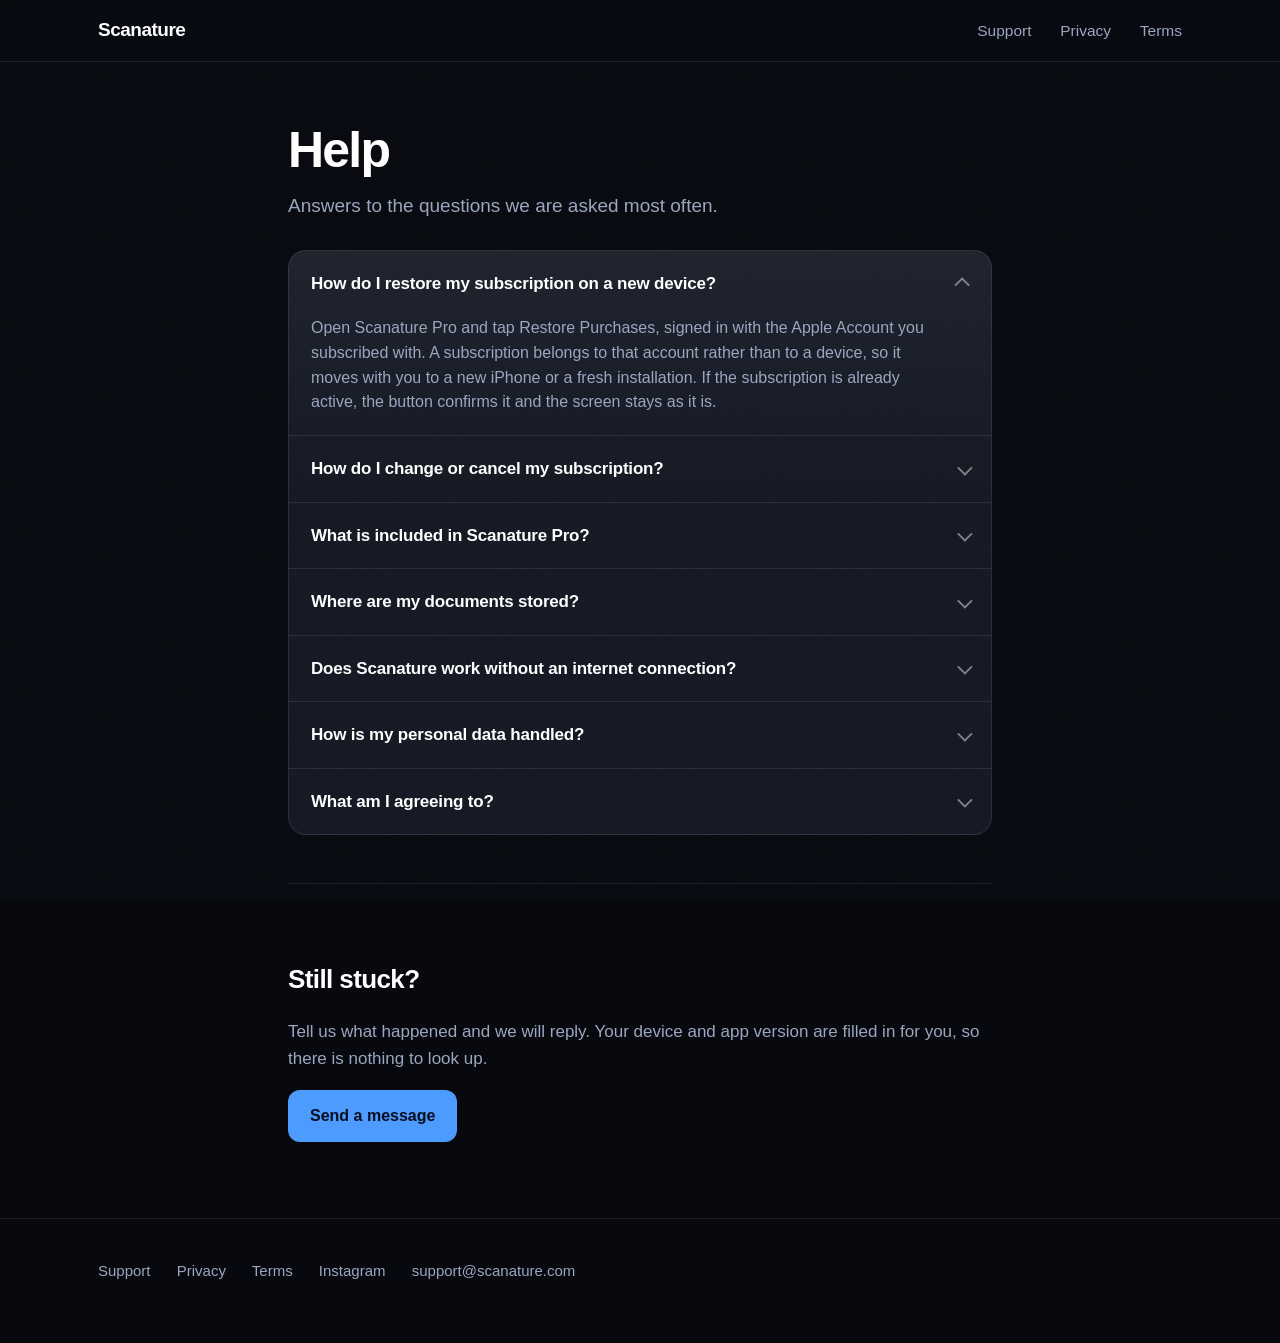
<file: help.html>
<!doctype html>
<html lang="en">
  <head>
    <meta charset="utf-8">
    <meta name="viewport" content="width=device-width, initial-scale=1">
    <meta name="theme-color" content="#07090f">
    <meta name="description" content="Answers to the questions Scanature is asked most often: restoring a subscription, cancelling, where documents are stored, and working offline.">
    <title>Scanature Help</title>
    <link rel="stylesheet" href="styles.css">
    <style>
      .faq { border: 1px solid var(--line); border-radius: 18px; overflow: hidden;
             background: linear-gradient(180deg, rgba(255,255,255,0.06) 0%, rgba(255,255,255,0.015) 42%), var(--panel); }
      details { border-bottom: 1px solid var(--line); }
      details:last-child { border-bottom: 0; }
      summary {
        cursor: pointer; list-style: none; padding: 19px 22px;
        font-size: 17px; font-weight: 600; letter-spacing: -0.2px; color: #fff;
        display: flex; align-items: center; justify-content: space-between; gap: 16px;
      }
      summary::-webkit-details-marker { display: none; }
      summary::after {
        content: ""; flex: none; width: 9px; height: 9px;
        border-right: 2px solid rgba(255, 255, 255, 0.45);
        border-bottom: 2px solid rgba(255, 255, 255, 0.45);
        transform: rotate(45deg) translateY(-2px); transition: transform .18s ease;
      }
      details[open] summary::after { transform: rotate(-135deg) translateY(-2px); }
      summary:focus-visible { outline: 2px solid var(--accent); outline-offset: -3px; }
      details p { margin: 0; padding: 0 56px 20px 22px; color: var(--muted); font-size: 16px; line-height: 1.55; }
      details p + p { padding-top: 12px; }
      .contact { margin-top: 48px; padding-top: 30px; border-top: 1px solid var(--line); }
      .button {
        display: inline-block; padding: 13px 22px; border-radius: 12px;
        font-weight: 600; font-size: 16px; background: var(--accent); color: #06101f;
      }
      .button:hover { background: var(--accent-soft); text-decoration: none; }
    </style>
  </head>
  <body>
    <header class="site">
      <div class="wrap">
        <a class="wordmark" href="./">Scanature</a>
        <nav>
          <a href="support.html">Support</a>
          <a href="privacy.html">Privacy</a>
          <a href="terms.html">Terms</a>
        </nav>
      </div>
    </header>

    <main>
      <div class="wrap">
        <h1>Help</h1>
        <p class="lede">Answers to the questions we are asked most often.</p>

        <div class="faq">
          <details open>
            <summary>How do I restore my subscription on a new device?</summary>
            <p>
              Open Scanature Pro and tap Restore Purchases, signed in with the
              Apple Account you subscribed with. A subscription belongs to that
              account rather than to a device, so it moves with you to a new
              iPhone or a fresh installation. If the subscription is already
              active, the button confirms it and the screen stays as it is.
            </p>
          </details>

          <details>
            <summary>How do I change or cancel my subscription?</summary>
            <p>
              Apple manages subscriptions, so changes are made in your Apple
              Account rather than in the app. Open Settings, tap your name, then
              Subscriptions. You can move between the monthly and yearly plans,
              or cancel. A cancelled subscription stays active until the period
              you have paid for ends.
            </p>
          </details>

          <details>
            <summary>What is included in Scanature Pro?</summary>
            <p>
              Unlimited documents, every scan filter, text recognition and the
              full set of PDF tools, with no ads and no watermarks. The first
              three documents are free and need no subscription, so the app can
              be judged before anything is paid for.
            </p>
          </details>

          <details>
            <summary>Where are my documents stored?</summary>
            <p>
              On your device only. There is no account and nothing is uploaded,
              which also means no copy is held anywhere that could be restored
              for you. Removing the app removes its documents, so anything worth
              keeping should be shared to Files or iCloud Drive first.
            </p>
          </details>

          <details>
            <summary>Does Scanature work without an internet connection?</summary>
            <p>
              Yes. Scanning, editing, signing, text recognition and exporting all
              run on the device. A connection is needed only to start or restore
              a subscription, which Apple handles.
            </p>
          </details>

          <details>
            <summary>How is my personal data handled?</summary>
            <p>
              Scans, signatures and documents remain on your device. The app has
              no account, no analytics and no server to send anything to, which
              is why its App Store privacy label reads Data Not Collected.
            </p>
            <p>
              Privacy enquiries go to
              <a href="mailto:privacy@scanature.com">privacy@scanature.com</a>,
              a separate address from ordinary support.
            </p>
          </details>

          <details>
            <summary>What am I agreeing to?</summary>
            <p>
              The <a href="terms.html">Terms of Use</a> cover what you may do
              with the app, what you are responsible for, and how subscriptions
              work. They are in the app as well, so you can read them without a
              connection.
            </p>
          </details>
        </div>

        <div class="contact">
          <h2>Still stuck?</h2>
          <p>
            Tell us what happened and we will reply. Your device and app version
            are filled in for you, so there is nothing to look up.
          </p>
          <a class="button" href="support.html">Send a message</a>
        </div>
      </div>
    </main>

    <footer class="site">
      <div class="wrap">
        <a href="support.html">Support</a>
        <a href="privacy.html">Privacy</a>
        <a href="terms.html">Terms</a>
        <a href="https://www.instagram.com/scanatureapp/" rel="me">Instagram</a>
        <a href="mailto:support@scanature.com">support@scanature.com</a>
      </div>
    </footer>
  </body>
</html>
</file>
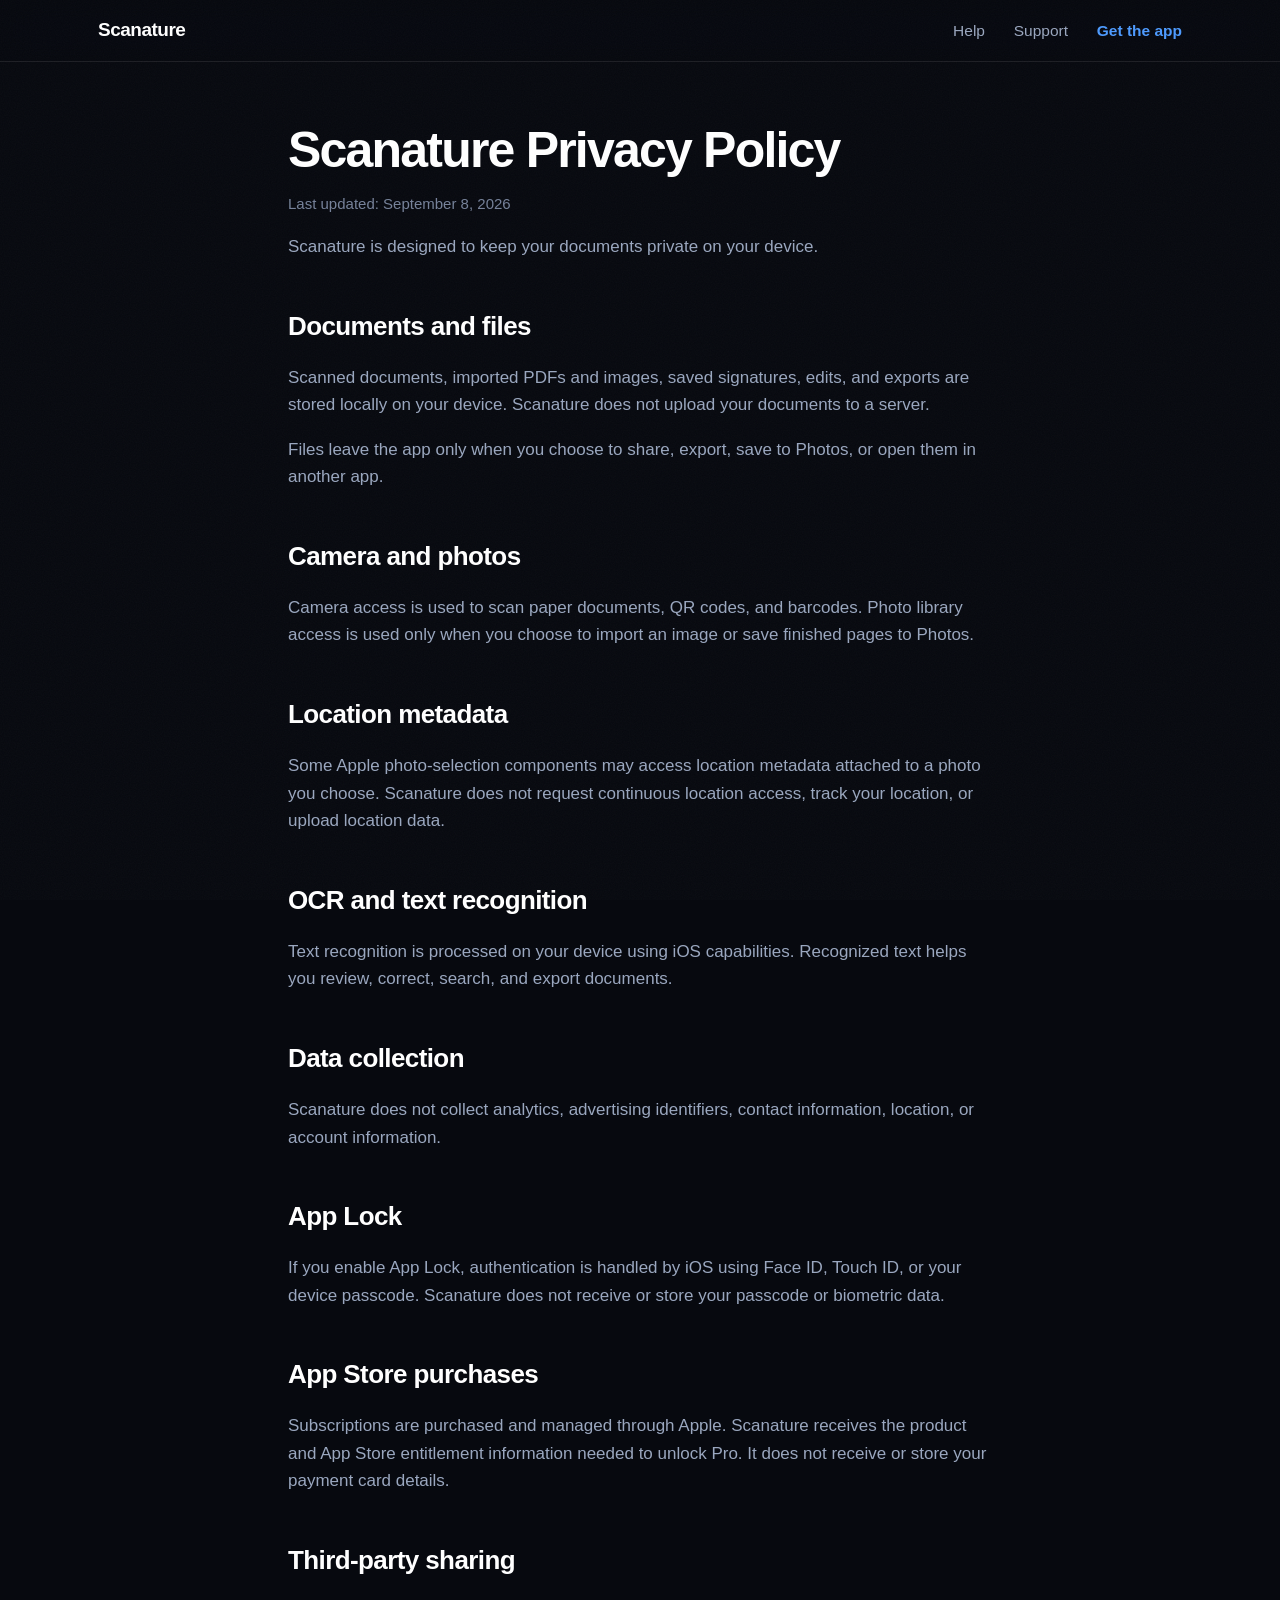
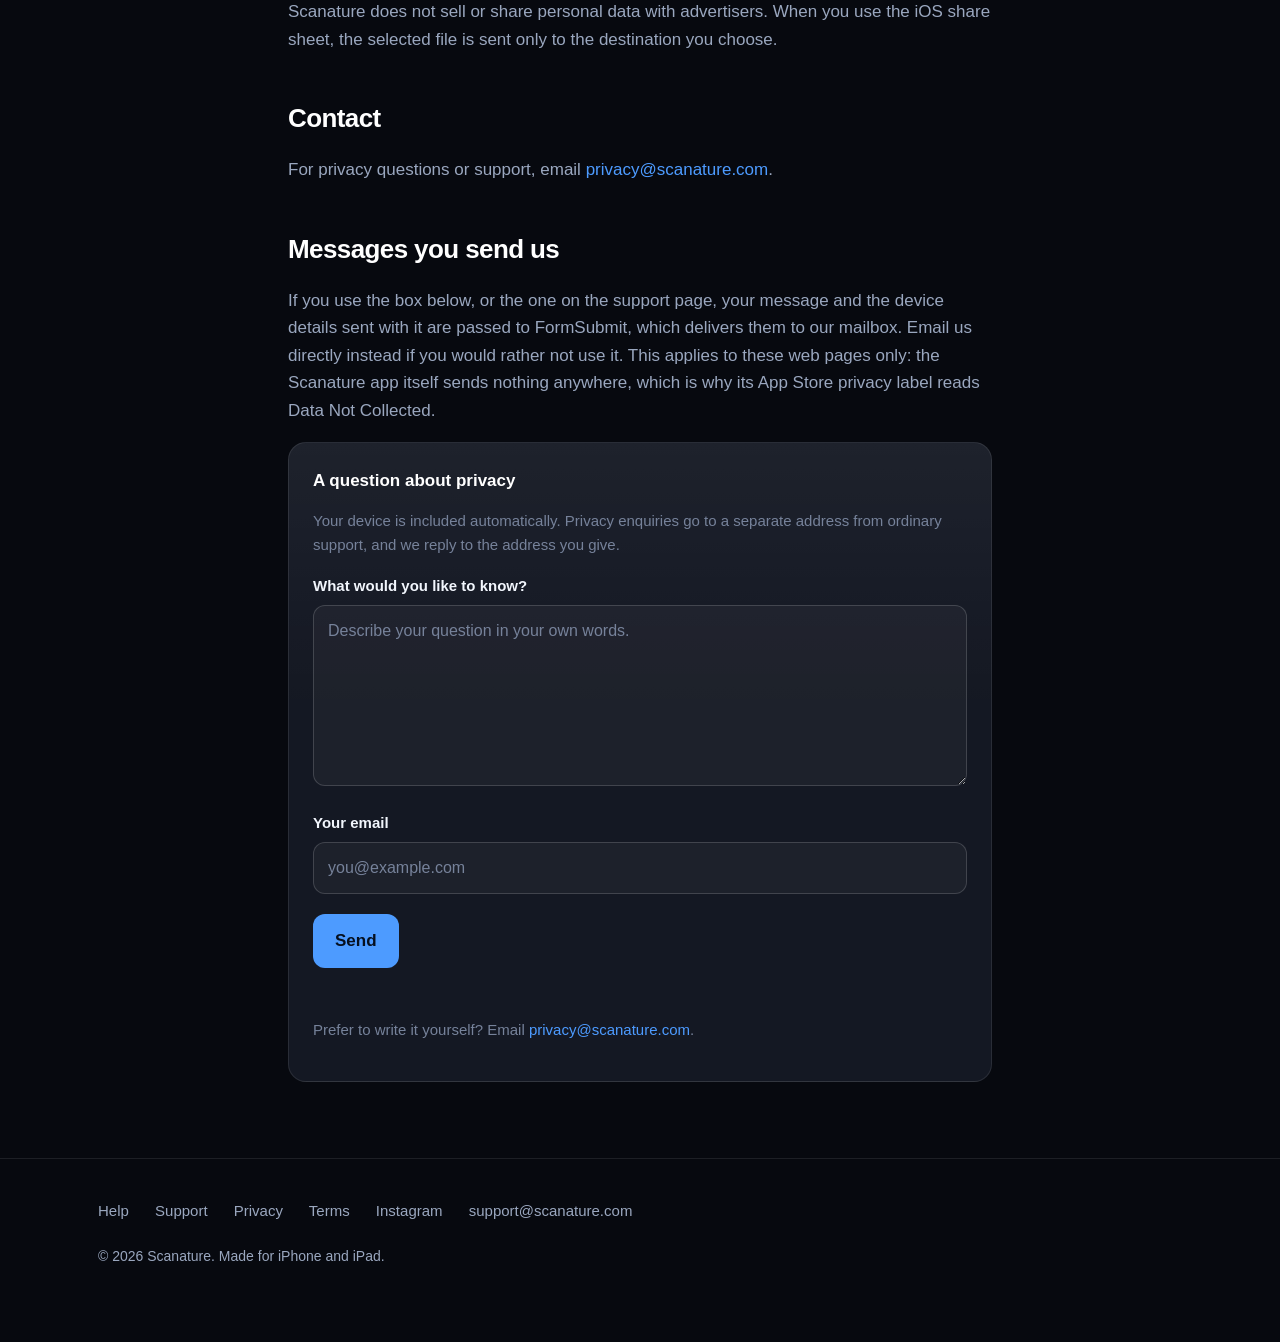
<file: privacy.html>
<!doctype html>
<html lang="en">
  <head>
    <meta charset="utf-8">
    <meta name="viewport" content="width=device-width, initial-scale=1">
    <meta name="theme-color" content="#07090f">
    <meta name="description" content="Privacy Policy for Scanature.">
    <title>Scanature Privacy Policy</title>
    <link rel="stylesheet" href="styles.css">
  </head>
  <body>
    <header class="site">
      <div class="wrap">
        <a class="wordmark" href="./">Scanature</a>
        <nav>
          <a href="help.html">Help</a>
          <a href="support.html">Support</a>
          <a class="nav-get" href="https://apps.apple.com/app/id6797938048">Get the app</a>
        </nav>
      </div>
    </header>

    <main>
      <div class="wrap">
<h1>Scanature Privacy Policy</h1>
      <p class="updated">Last updated: September 8, 2026</p>

      <p>Scanature is designed to keep your documents private on your device.</p>

      <h2>Documents and files</h2>
      <p>Scanned documents, imported PDFs and images, saved signatures, edits, and exports are stored locally on your device. Scanature does not upload your documents to a server.</p>
      <p>Files leave the app only when you choose to share, export, save to Photos, or open them in another app.</p>

      <h2>Camera and photos</h2>
      <p>Camera access is used to scan paper documents, QR codes, and barcodes. Photo library access is used only when you choose to import an image or save finished pages to Photos.</p>

      <h2>Location metadata</h2>
      <p>Some Apple photo-selection components may access location metadata attached to a photo you choose. Scanature does not request continuous location access, track your location, or upload location data.</p>

      <h2>OCR and text recognition</h2>
      <p>Text recognition is processed on your device using iOS capabilities. Recognized text helps you review, correct, search, and export documents.</p>

      <h2>Data collection</h2>
      <p>Scanature does not collect analytics, advertising identifiers, contact information, location, or account information.</p>

      <h2>App Lock</h2>
      <p>If you enable App Lock, authentication is handled by iOS using Face ID, Touch ID, or your device passcode. Scanature does not receive or store your passcode or biometric data.</p>

      <h2>App Store purchases</h2>
      <p>Subscriptions are purchased and managed through Apple. Scanature receives the product and App Store entitlement information needed to unlock Pro. It does not receive or store your payment card details.</p>

      <h2>Third-party sharing</h2>
      <p>Scanature does not sell or share personal data with advertisers. When you use the iOS share sheet, the selected file is sent only to the destination you choose.</p>

      <h2>Contact</h2>
      <p>For privacy questions or support, email <a href="mailto:privacy@scanature.com">privacy@scanature.com</a>.</p>

      <h2>Messages you send us</h2>
      <p>
        If you use the box below, or the one on the support page, your message
        and the device details sent with it are passed to FormSubmit, which
        delivers them to our mailbox.
        Email us directly instead if you would rather not use it. This applies
        to these web pages only: the Scanature app itself sends nothing
        anywhere, which is why its App Store privacy label reads Data Not
        Collected.
      </p>

      <div class="card" id="ask">
        <strong>A question about privacy</strong>
        <p class="note">
          Your device is included automatically. Privacy enquiries go to a
          separate address from ordinary support, and we reply to the address
          you give.
        </p>
        <form id="privacy-contact">
          <label for="question">What would you like to know?</label>
          <textarea id="question" name="question" rows="6" required
            placeholder="Describe your question in your own words."></textarea>
          <label for="privacy-reply">Your email</label>
          <input id="privacy-reply" name="email" type="email" autocomplete="email"
            placeholder="you@example.com" inputmode="email" required>

          <button type="submit">Send</button>
          <p id="privacy-status" class="status" role="status" aria-live="polite"></p>
        </form>
        <p class="note">
          Prefer to write it yourself? Email
          <a href="mailto:privacy@scanature.com">privacy@scanature.com</a>.
        </p>
      </div>

      <script>
        // FormSubmit delivers to privacy@scanature.com. It needs no account and no key: the
        // first message sent to an address triggers a confirmation email to
        // that address, and clicking the link in it activates delivery from
        // then on. Until that click, a send comes back as unactivated and the
        // page says so rather than pretending it arrived.
        var ENDPOINT = 'https://formsubmit.co/ajax/privacy@scanature.com';

        function systemFromUserAgent() {
          var ua = navigator.userAgent || '';
          var ios = ua.match(/(iPhone|iPad); CPU (?:iPhone )?OS (\d+[_\d]*)/);
          if (ios) { return ios[1] + ', iOS ' + ios[2].replace(/_/g, '.'); }
          var mac = ua.match(/Mac OS X (\d+[_\d]*)/);
          if (mac) { return 'Mac, macOS ' + mac[1].replace(/_/g, '.'); }
          return '';
        }

        (function () {
          var form = document.getElementById('privacy-contact');
          var field = document.getElementById('question');
          var status = document.getElementById('privacy-status');
          var button = form.querySelector('button');

          form.addEventListener('submit', function (event) {
            event.preventDefault();
            var written = field.value.trim();
            var replyTo = (document.getElementById('privacy-reply').value || '').trim();
            if (!written) { return; }
            if (!replyTo) {
              status.textContent = 'Please add your email address so we can reply.';
              status.className = 'status bad';
              return;
            }

            var system = systemFromUserAgent();
            var version = new URLSearchParams(window.location.search).get('v') || '';

            button.disabled = true;
            status.textContent = 'Sending…';
            status.className = 'status';

            fetch(ENDPOINT, {
              method: 'POST',
              headers: { 'Content-Type': 'application/json', Accept: 'application/json' },
              body: JSON.stringify({
                _subject: 'Scanature privacy enquiry',
                _template: 'table',
                _captcha: 'false',
                _replyto: replyTo,
                email: replyTo,
                message: written,
                device: system || 'not detected',
                app_version: version || 'sent from the website'
              })
            }).then(function (response) {
              return response.json().catch(function () { return {}; });
            }).then(function (result) {
              // Keep the service's own words when they say what to do about
              // it — "this form needs activation" is an instruction, and
              // replacing it with "that did not send" throws the instruction
              // away.
              if (result && /activat/i.test(result.message || '')) {
                var err = new Error(result.message);
                err.explained = result.message;
                throw err;
              }
              if (result.success === true || result.success === 'true') {
                form.reset();
                status.textContent = 'Sent. Privacy enquiries are answered by a person, not a form.';
                status.className = 'status ok';
                return;
              }
              throw new Error(result.message || 'failed');
            }).catch(function (error) {
              // Never silence. Someone who typed out a problem and saw nothing
              // assumes it arrived.
              status.innerHTML = (error && error.explained)
                ? error.explained
                : 'That did not send. Please email ' +
                  '<a href="mailto:privacy@scanature.com">privacy@scanature.com</a> instead.';
              status.className = 'status bad';
            }).then(function () {
              button.disabled = false;
            });
          });
        })();
      </script>
      </div>
    </main>

    <footer class="site">
      <div class="wrap">
        <a href="help.html">Help</a>
        <a href="support.html">Support</a>
        <a href="privacy.html">Privacy</a>
        <a href="terms.html">Terms</a>
        <a href="https://www.instagram.com/scanatureapp/" rel="me">Instagram</a>
        <a href="mailto:support@scanature.com">support@scanature.com</a>
        <p class="legal">&copy; 2026 Scanature. Made for iPhone and iPad.</p>
      </div>
    </footer>
  </body>
</html>
</file>
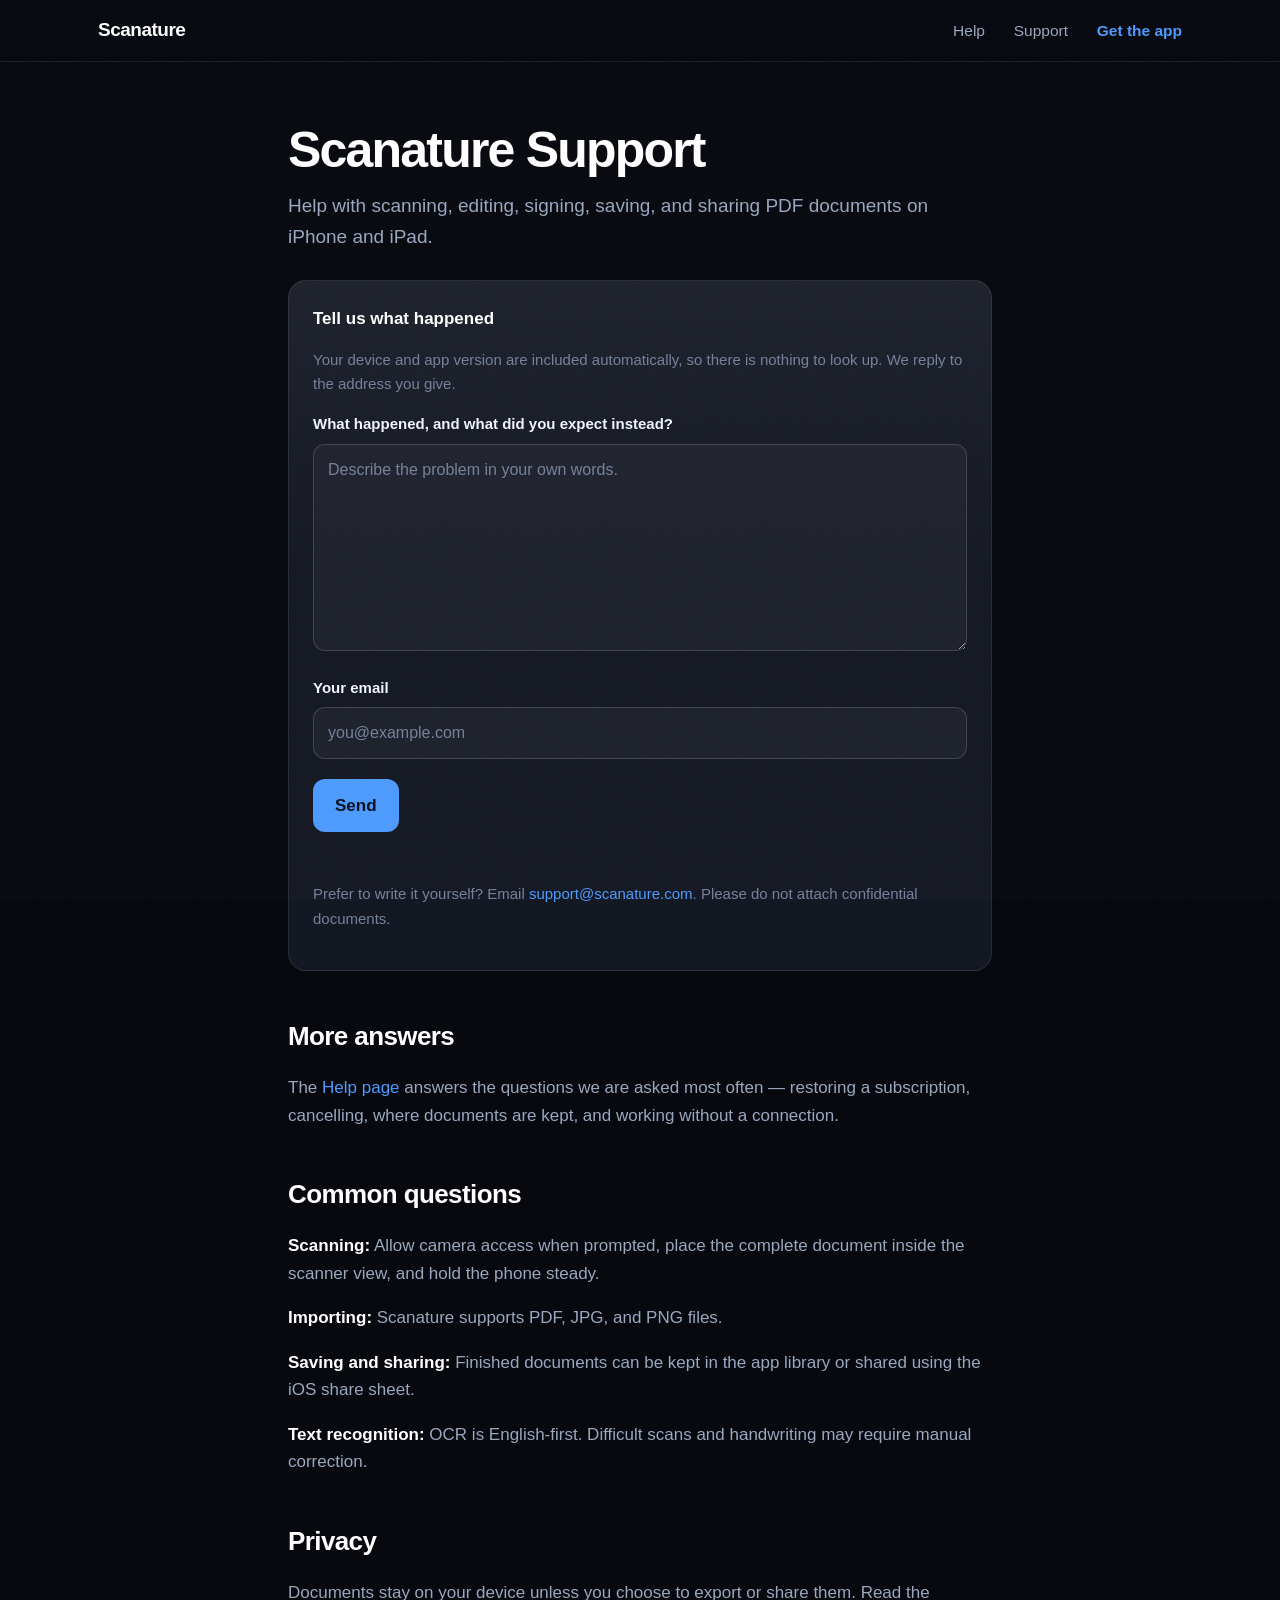
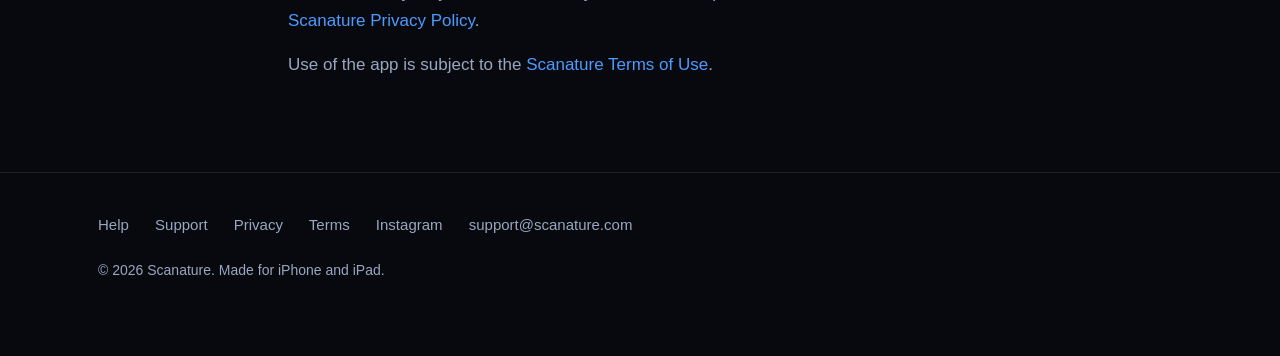
<file: support.html>
<!doctype html>
<html lang="en">
  <head>
    <meta charset="utf-8">
    <meta name="viewport" content="width=device-width, initial-scale=1">
    <meta name="theme-color" content="#07090f">
    <meta name="description" content="Support information for Scanature.">
    <title>Scanature Support</title>
    <link rel="stylesheet" href="styles.css">
  </head>
  <body>
    <header class="site">
      <div class="wrap">
        <a class="wordmark" href="./">Scanature</a>
        <nav>
          <a href="help.html">Help</a>
          <a href="support.html">Support</a>
          <a class="nav-get" href="https://apps.apple.com/app/id6797938048">Get the app</a>
        </nav>
      </div>
    </header>

    <main>
      <div class="wrap">
<h1>Scanature Support</h1>
      <p class="intro">Help with scanning, editing, signing, saving, and sharing PDF documents on iPhone and iPad.</p>

      <div class="card">
        <strong>Tell us what happened</strong>
        <p class="note">
          Your device and app version are included automatically, so there is
          nothing to look up. We reply to the address you give.
        </p>
        <form id="contact">
          <label for="problem">What happened, and what did you expect instead?</label>
          <textarea id="problem" name="problem" rows="7" required
            placeholder="Describe the problem in your own words."></textarea>

          <label for="support-reply">Your email</label>
          <input id="support-reply" name="email" type="email" autocomplete="email"
            placeholder="you@example.com" inputmode="email" required>

          <button type="submit">Send</button>
          <p id="support-status" class="status" role="status" aria-live="polite"></p>
        </form>
        <p class="note">
          Prefer to write it yourself? Email
          <a href="mailto:support@scanature.com">support@scanature.com</a>.
          Please do not attach confidential documents.
        </p>
      </div>

      <script>
        // FormSubmit delivers to support@scanature.com. It needs no account and no key: the
        // first message sent to an address triggers a confirmation email to
        // that address, and clicking the link in it activates delivery from
        // then on. Until that click, a send comes back as unactivated and the
        // page says so rather than pretending it arrived.
        var ENDPOINT = 'https://formsubmit.co/ajax/support@scanature.com';

        function systemFromUserAgent() {
          var ua = navigator.userAgent || '';
          var ios = ua.match(/(iPhone|iPad); CPU (?:iPhone )?OS (\d+[_\d]*)/);
          if (ios) { return ios[1] + ', iOS ' + ios[2].replace(/_/g, '.'); }
          var mac = ua.match(/Mac OS X (\d+[_\d]*)/);
          if (mac) { return 'Mac, macOS ' + mac[1].replace(/_/g, '.'); }
          return '';
        }

        (function () {
          var form = document.getElementById('contact');
          var field = document.getElementById('problem');
          var status = document.getElementById('support-status');
          var button = form.querySelector('button');

          form.addEventListener('submit', function (event) {
            event.preventDefault();
            var written = field.value.trim();
            var replyTo = (document.getElementById('support-reply').value || '').trim();
            if (!written) { return; }
            if (!replyTo) {
              status.textContent = 'Please add your email address so we can reply.';
              status.className = 'status bad';
              return;
            }

            var system = systemFromUserAgent();
            var version = new URLSearchParams(window.location.search).get('v') || '';

            button.disabled = true;
            status.textContent = 'Sending…';
            status.className = 'status';

            fetch(ENDPOINT, {
              method: 'POST',
              headers: { 'Content-Type': 'application/json', Accept: 'application/json' },
              body: JSON.stringify({
                _subject: 'Scanature support',
                _template: 'table',
                _captcha: 'false',
                _replyto: replyTo,
                email: replyTo,
                message: written,
                device: system || 'not detected',
                app_version: version || 'sent from the website'
              })
            }).then(function (response) {
              return response.json().catch(function () { return {}; });
            }).then(function (result) {
              // Keep the service's own words when they say what to do about
              // it — "this form needs activation" is an instruction, and
              // replacing it with "that did not send" throws the instruction
              // away.
              if (result && /activat/i.test(result.message || '')) {
                var err = new Error(result.message);
                err.explained = result.message;
                throw err;
              }
              if (result.success === true || result.success === 'true') {
                form.reset();
                status.textContent = 'Sent. We read every message and reply to the ones that need one.';
                status.className = 'status ok';
                return;
              }
              throw new Error(result.message || 'failed');
            }).catch(function (error) {
              // Never silence. Someone who typed out a problem and saw nothing
              // assumes it arrived.
              status.innerHTML = (error && error.explained)
                ? error.explained
                : 'That did not send. Please email ' +
                  '<a href="mailto:support@scanature.com">support@scanature.com</a> instead.';
              status.className = 'status bad';
            }).then(function () {
              button.disabled = false;
            });
          });
        })();
      </script>

      <h2>More answers</h2>
      <p>The <a href="help.html">Help page</a> answers the questions we are asked most often — restoring a subscription, cancelling, where documents are kept, and working without a connection.</p>

      <h2>Common questions</h2>
      <p><strong>Scanning:</strong> Allow camera access when prompted, place the complete document inside the scanner view, and hold the phone steady.</p>
      <p><strong>Importing:</strong> Scanature supports PDF, JPG, and PNG files.</p>
      <p><strong>Saving and sharing:</strong> Finished documents can be kept in the app library or shared using the iOS share sheet.</p>
      <p><strong>Text recognition:</strong> OCR is English-first. Difficult scans and handwriting may require manual correction.</p>

      <h2>Privacy</h2>
      <p>Documents stay on your device unless you choose to export or share them. Read the <a href="privacy.html">Scanature Privacy Policy</a>.</p>
      <p>Use of the app is subject to the <a href="terms.html">Scanature Terms of Use</a>.</p>
      </div>
    </main>

    <footer class="site">
      <div class="wrap">
        <a href="help.html">Help</a>
        <a href="support.html">Support</a>
        <a href="privacy.html">Privacy</a>
        <a href="terms.html">Terms</a>
        <a href="https://www.instagram.com/scanatureapp/" rel="me">Instagram</a>
        <a href="mailto:support@scanature.com">support@scanature.com</a>
        <p class="legal">&copy; 2026 Scanature. Made for iPhone and iPad.</p>
      </div>
    </footer>
  </body>
</html>
</file>
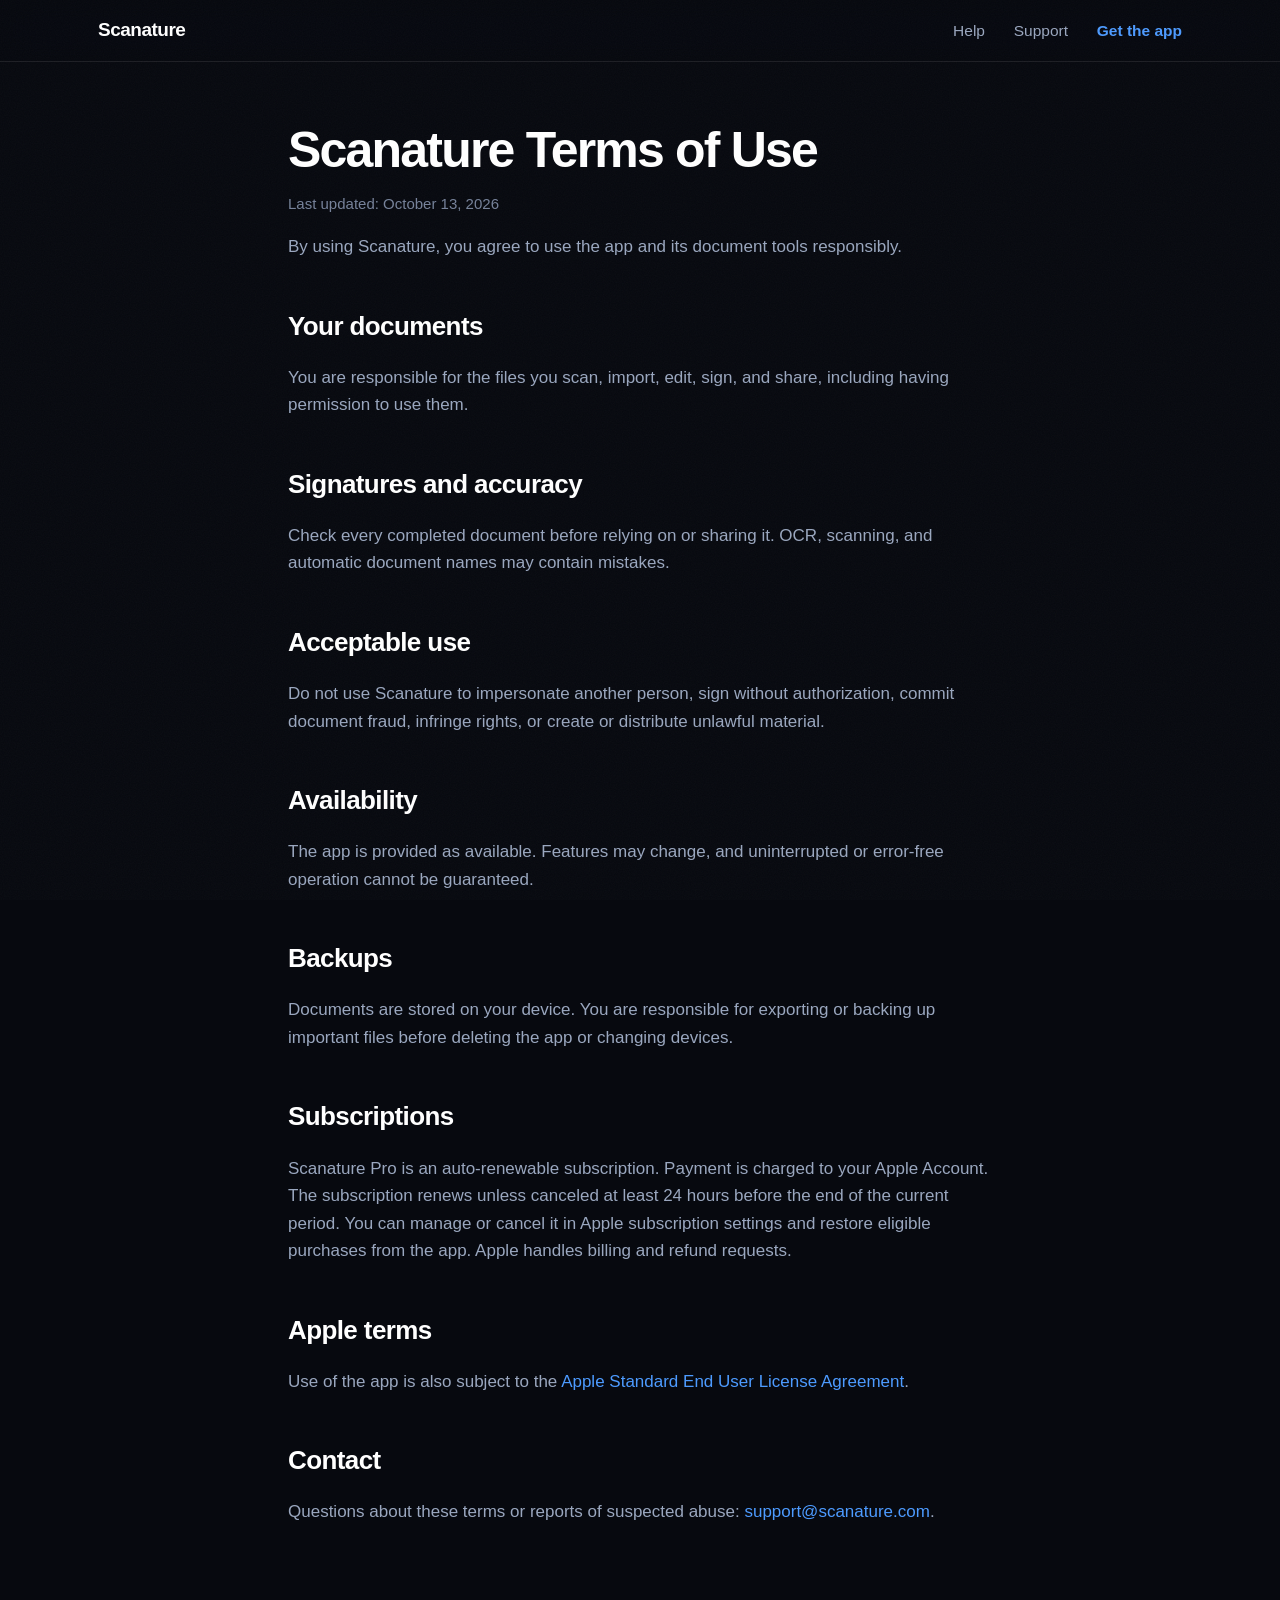
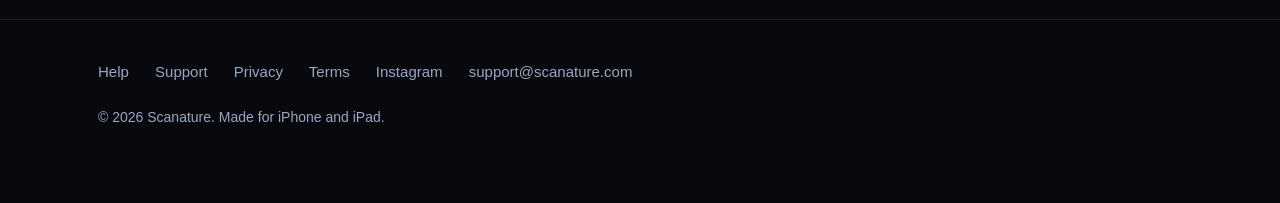
<file: terms.html>
<!doctype html>
<html lang="en">
  <head>
    <meta charset="utf-8">
    <meta name="viewport" content="width=device-width, initial-scale=1">
    <meta name="theme-color" content="#07090f">
    <meta name="description" content="Terms of Use for Scanature.">
    <title>Scanature Terms of Use</title>
    <link rel="stylesheet" href="styles.css">
  </head>
  <body>
    <header class="site">
      <div class="wrap">
        <a class="wordmark" href="./">Scanature</a>
        <nav>
          <a href="help.html">Help</a>
          <a href="support.html">Support</a>
          <a class="nav-get" href="https://apps.apple.com/app/id6797938048">Get the app</a>
        </nav>
      </div>
    </header>

    <main>
      <div class="wrap">
<h1>Scanature Terms of Use</h1>
      <p class="updated">Last updated: October 13, 2026</p>
      <p>By using Scanature, you agree to use the app and its document tools responsibly.</p>

      <h2>Your documents</h2>
      <p>You are responsible for the files you scan, import, edit, sign, and share, including having permission to use them.</p>

      <h2>Signatures and accuracy</h2>
      <p>Check every completed document before relying on or sharing it. OCR, scanning, and automatic document names may contain mistakes.</p>

      <h2>Acceptable use</h2>
      <p>Do not use Scanature to impersonate another person, sign without authorization, commit document fraud, infringe rights, or create or distribute unlawful material.</p>

      <h2>Availability</h2>
      <p>The app is provided as available. Features may change, and uninterrupted or error-free operation cannot be guaranteed.</p>

      <h2>Backups</h2>
      <p>Documents are stored on your device. You are responsible for exporting or backing up important files before deleting the app or changing devices.</p>

      <h2>Subscriptions</h2>
      <p>Scanature Pro is an auto-renewable subscription. Payment is charged to your Apple Account. The subscription renews unless canceled at least 24 hours before the end of the current period. You can manage or cancel it in Apple subscription settings and restore eligible purchases from the app. Apple handles billing and refund requests.</p>

      <h2>Apple terms</h2>
      <p>Use of the app is also subject to the <a href="https://www.apple.com/legal/internet-services/itunes/dev/stdeula/">Apple Standard End User License Agreement</a>.</p>

      <h2>Contact</h2>
      <p>Questions about these terms or reports of suspected abuse: <a href="mailto:support@scanature.com">support@scanature.com</a>.</p>
      </div>
    </main>

    <footer class="site">
      <div class="wrap">
        <a href="help.html">Help</a>
        <a href="support.html">Support</a>
        <a href="privacy.html">Privacy</a>
        <a href="terms.html">Terms</a>
        <a href="https://www.instagram.com/scanatureapp/" rel="me">Instagram</a>
        <a href="mailto:support@scanature.com">support@scanature.com</a>
        <p class="legal">&copy; 2026 Scanature. Made for iPhone and iPad.</p>
      </div>
    </footer>
  </body>
</html>
</file>
<file: styles.css>
/* Scanature — the dark skin shared by every page but the home page, which
   carries its own because of the hero. Keep the two in step: the tokens here
   are the same ones index.html declares. */
:root {
  color-scheme: dark;
  --accent: #4d9bff;
  --accent-soft: #8ab8ff;
  --ink: #f2f6fd;
  --muted: #9aa7bf;
  --dim: #76829a;
  --base: #07090f;
  --panel: #10141f;
  --line: rgba(255, 255, 255, 0.09);
  --line-strong: rgba(255, 255, 255, 0.16);
}
* { box-sizing: border-box; }
html { scroll-behavior: smooth; }
@media (prefers-reduced-motion: reduce) {
  html { scroll-behavior: auto; }
  * { transition: none !important; animation: none !important; }
}
body {
  font: 17px/1.62 -apple-system, BlinkMacSystemFont, "SF Pro Text", "Segoe UI", Roboto, sans-serif;
  margin: 0;
  color: var(--ink);
  background: var(--base);
  -webkit-font-smoothing: antialiased;
}
/* A very fine grain over everything. Flat dark backgrounds band on cheap
   screens; grain hides it and reads as texture rather than noise. */
body::after {
  content: ""; position: fixed; inset: 0; z-index: 50; pointer-events: none;
  opacity: 0.035;
  background-image: url("data:image/svg+xml,%3Csvg xmlns='http://www.w3.org/2000/svg' width='160' height='160'%3E%3Cfilter id='n'%3E%3CfeTurbulence type='fractalNoise' baseFrequency='0.85' numOctaves='3'/%3E%3C/filter%3E%3Crect width='160' height='160' filter='url(%23n)'/%3E%3C/svg%3E");
}
/* Safari on iPhone floats its toolbar over the bottom of the page and lands on
   whatever is last — on the support page, the Send button. Leave it room, but
   only where that toolbar exists: on a desktop it is just an empty screen of
   black under the footer. */
@media (max-width: 820px) {
  body { padding-bottom: calc(76px + env(safe-area-inset-bottom, 0px)); }
}

a { color: var(--accent); text-decoration: none; }
a:hover { text-decoration: underline; }
:focus-visible { outline: 2px solid var(--accent); outline-offset: 3px; border-radius: 6px; }

.wrap { max-width: 1140px; margin: 0 auto; padding: 0 28px; position: relative; z-index: 1; }

header.site {
  position: sticky; top: 0; z-index: 20;
  padding: 15px 0;
  background: rgba(7, 9, 15, 0.72);
  backdrop-filter: saturate(170%) blur(18px);
  border-bottom: 1px solid var(--line);
}
header.site .wrap { display: flex; align-items: center; justify-content: space-between; gap: 16px; }
.wordmark { font-size: 19px; font-weight: 700; letter-spacing: -0.5px; color: #fff; }
.wordmark:hover { text-decoration: none; }
nav a { margin-left: 24px; font-size: 15.5px; color: var(--muted); }
nav a:hover { color: #fff; text-decoration: none; }
.nav-get { color: var(--accent) !important; font-weight: 600; }
@media (max-width: 620px) { nav a { margin-left: 15px; font-size: 14.5px; } }

main { position: relative; z-index: 1; }
main .wrap { max-width: 760px; padding-top: 62px; padding-bottom: 76px; }
h1 { font-size: clamp(34px, 5.4vw, 50px); line-height: 1.06; letter-spacing: -1.8px; margin: 0 0 14px; color: #fff; }
h2 { margin: 44px 0 10px; font-size: clamp(21px, 2.6vw, 26px); letter-spacing: -0.6px; color: #fff; }
h3 { color: #fff; }
p { color: var(--muted); }
.intro, .lede { color: var(--muted); font-size: 19px; margin: 0 0 28px; }
.updated, .note { color: var(--dim); font-size: 15px; }
strong { color: #fff; }

.card {
  border: 1px solid var(--line);
  background:
    linear-gradient(180deg, rgba(255, 255, 255, 0.06) 0%, rgba(255, 255, 255, 0.015) 42%),
    var(--panel);
  border-radius: 18px; padding: 24px;
}

label { display: block; margin-top: 16px; font-weight: 600; font-size: 15px; color: var(--ink); }
.opt { font-weight: 400; color: var(--dim); }
input, textarea {
  width: 100%; box-sizing: border-box; margin-top: 7px; padding: 12px 14px;
  font: inherit; font-size: 16px; color: var(--ink);
  background: rgba(255, 255, 255, 0.04);
  border: 1px solid var(--line-strong);
  border-radius: 12px;
}
input::placeholder, textarea::placeholder { color: var(--dim); }
input:focus, textarea:focus { border-color: var(--accent); background: rgba(255, 255, 255, 0.06); }
textarea { resize: vertical; }
form input[type="email"] { display: block; width: 100%; min-width: 0; }
button {
  margin-top: 20px; padding: 13px 22px; font: inherit; font-weight: 600;
  color: #06101f; background: var(--accent); border: 0; border-radius: 12px; cursor: pointer;
  transition: background .18s ease, transform .18s ease;
}
button:hover { background: var(--accent-soft); transform: translateY(-1px); }
button:disabled { opacity: .5; cursor: default; transform: none; }
.status { margin-top: 14px; font-size: 15px; color: var(--muted); min-height: 1.4em; }
.status.ok { color: #5fd08a; }
.status.bad { color: #ff8b80; }

footer.site { border-top: 1px solid var(--line); padding: 40px 0 60px; color: var(--dim); font-size: 15px; }
footer.site a { color: var(--muted); margin-right: 22px; }
footer.site a:hover { color: #fff; }
footer .legal { margin-top: 22px; font-size: 14px; }
</file>
